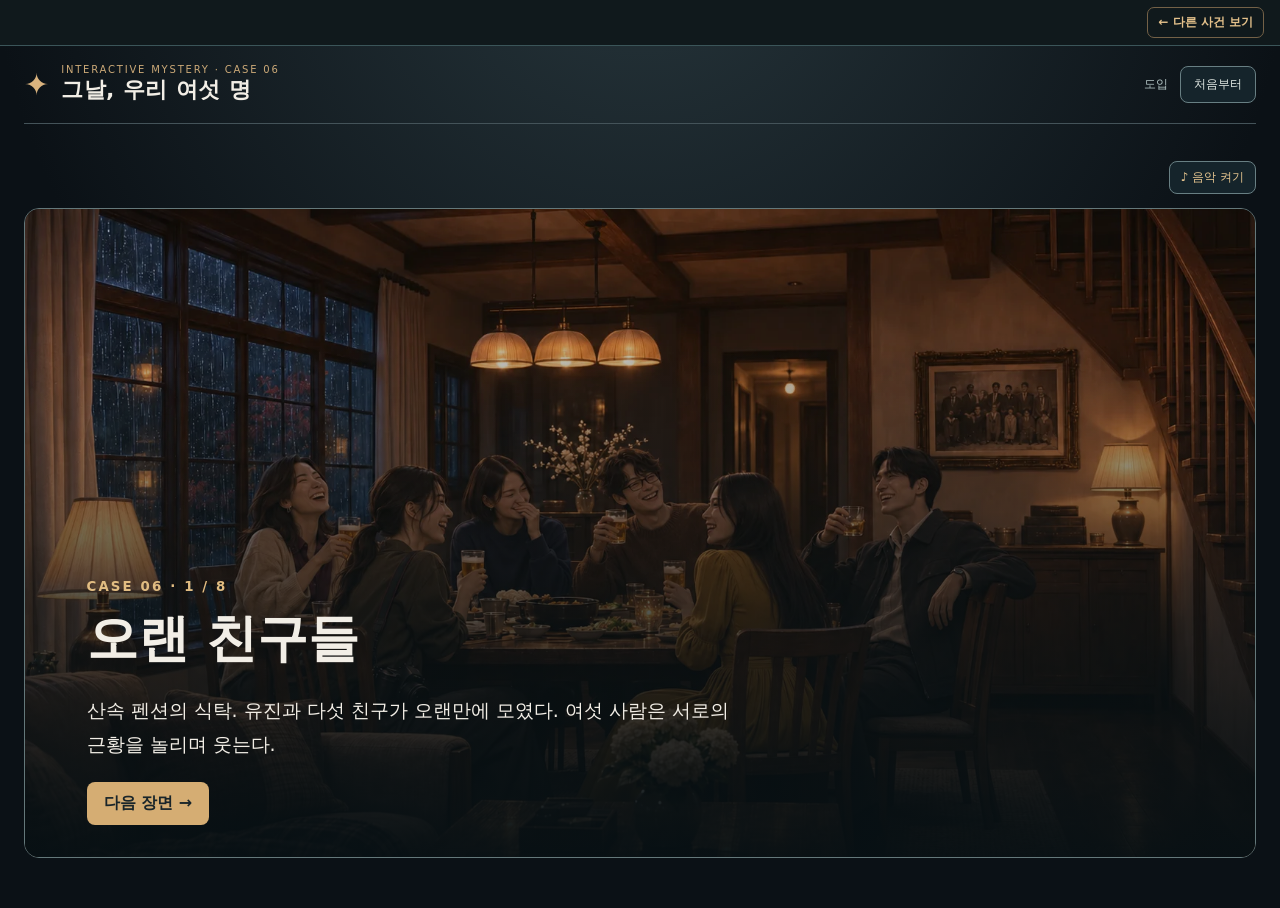
<file: index.html>
<!doctype html>
<html lang="ko">
<head>
  <meta charset="utf-8">
  <meta name="viewport" content="width=device-width,initial-scale=1">
  <meta name="theme-color" content="#111a20">
  <meta name="description" content="비 오는 산속 펜션에서 벌어진 동창회 살인사건. 직접 수색하고, 심문하고, 증거를 연결해 진상을 밝히세요.">
  <title>그날, 우리 여섯 명 | CASE 06</title>
  <link rel="stylesheet" href="style.css?v=11">
<style>.case-collection-nav{display:flex;justify-content:flex-end;padding:7px 16px;background:#10191c;border-bottom:1px solid #3b5559;font:600 12px "Malgun Gothic",system-ui,sans-serif}.case-collection-nav a{color:#e4c18b;text-decoration:none;border:1px solid #746147;border-radius:7px;padding:6px 10px}.case-collection-nav a:hover,.case-collection-nav a:focus-visible{background:#344044;color:#fff}</style></head>
<body><div class="case-collection-nav"><a href="cases.html">← 다른 사건 보기</a></div>
  <div class="app">
    <header class="topbar"><div class="brand"><span class="brand-mark">✦</span><div><small>INTERACTIVE MYSTERY · CASE 06</small><strong>그날, 우리 여섯 명</strong></div></div><div class="top-actions"><span id="progress"></span><button id="reset" class="plain">처음부터</button></div></header>
    <nav id="nav" aria-label="게임 메뉴"></nav>
    <aside class="music-panel" aria-label="배경음악"><button id="musicToggle" class="plain" type="button">♪ 음악 켜기</button><div id="musicHolder" aria-hidden="true"></div></aside>
    <main id="main" tabindex="-1"></main>
    <div id="toast" role="status" aria-live="polite"></div>
  </div>
  <script src="data-v3.js?v=11"></script><script src="game-v4.js?v=12"></script><script src="music.js"></script>
</body>
</html>
</file>
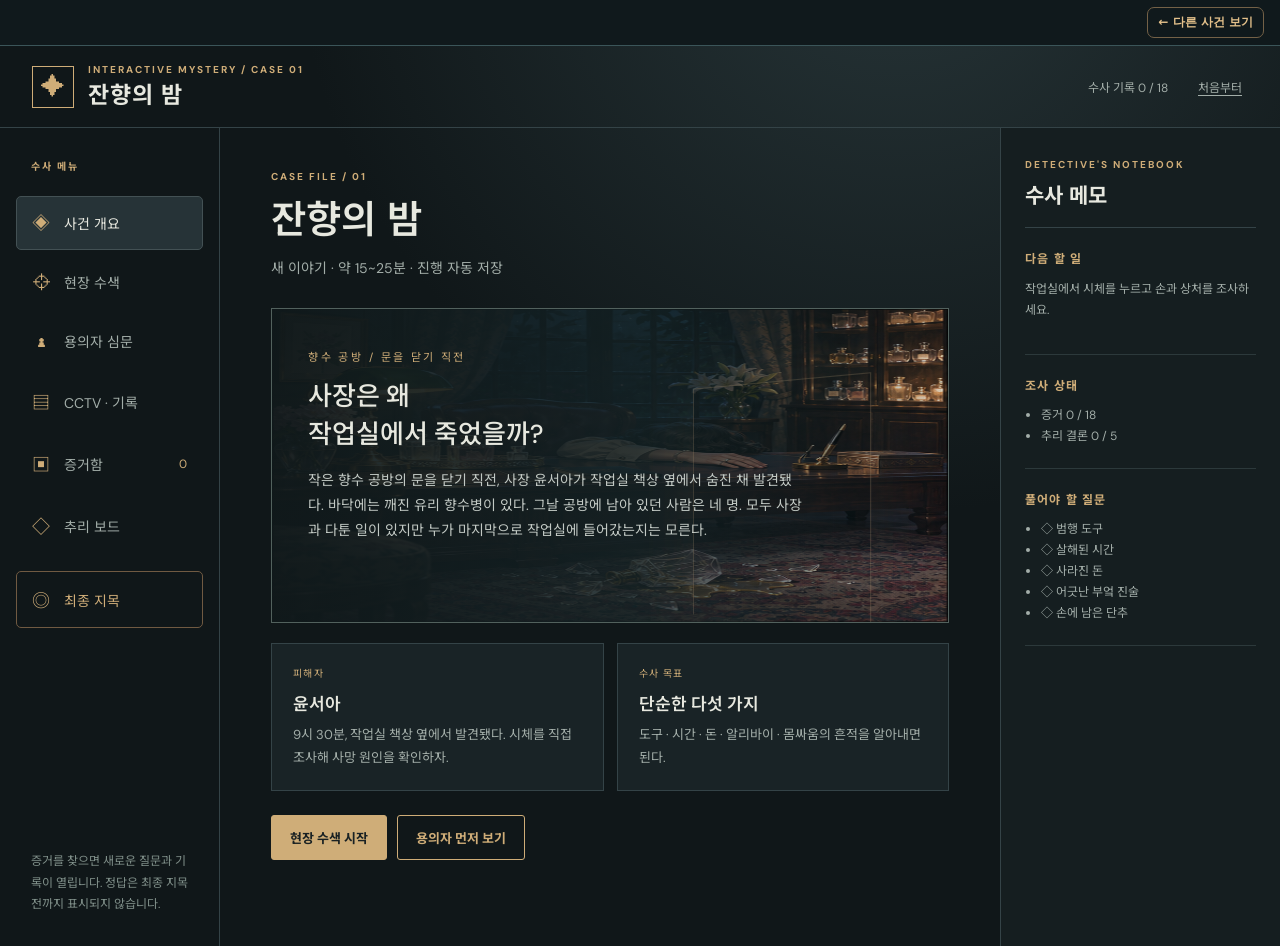
<file: hyang-night/index.html>
<!doctype html>
<html lang="ko">
<head>
  <meta charset="utf-8">
  <meta name="viewport" content="width=device-width, initial-scale=1">
  <meta name="theme-color" content="#12171a">
  <title>잔향의 밤 | 클릭형 추리 사건</title>
  <link rel="stylesheet" href="style.css">
<style>.case-collection-nav{display:flex;justify-content:flex-end;padding:7px 16px;background:#10191c;border-bottom:1px solid #3b5559;font:600 12px "Malgun Gothic",system-ui,sans-serif}.case-collection-nav a{color:#e4c18b;text-decoration:none;border:1px solid #746147;border-radius:7px;padding:6px 10px}.case-collection-nav a:hover,.case-collection-nav a:focus-visible{background:#344044;color:#fff}</style></head>
<body><div class="case-collection-nav"><a href="../cases.html">← 다른 사건 보기</a></div>
  <div class="app">
    <header class="topbar">
      <div class="brand"><span class="brand-mark">✦</span><div><small>INTERACTIVE MYSTERY / CASE 01</small><strong>잔향의 밤</strong></div></div>
      <div class="top-actions"><span id="progress">수사 기록 0 / 0</span><button id="reset" class="text-btn">처음부터</button></div>
    </header>
    <main class="layout">
      <aside class="sidebar">
        <div class="side-label">수사 메뉴</div>
        <button class="nav active" data-view="brief"><span>◈</span> 사건 개요</button>
        <button class="nav" data-view="scene"><span>⌖</span> 현장 수색</button>
        <button class="nav" data-view="people"><span>♟</span> 용의자 심문</button>
        <button class="nav" data-view="records"><span>▤</span> CCTV · 기록</button>
        <button class="nav" data-view="evidence"><span>▣</span> 증거함 <i id="evidence-count">0</i></button>
        <button class="nav" data-view="deduce"><span>◇</span> 추리 보드</button>
        <button class="nav final-nav" data-view="accuse"><span>◎</span> 최종 지목</button>
        <div class="side-foot">증거를 찾으면 새로운 질문과 기록이 열립니다. 정답은 최종 지목 전까지 표시되지 않습니다.</div>
      </aside>
      <section id="content" class="content" aria-live="polite"></section>
      <aside class="notebook"><div class="notebook-head"><small>DETECTIVE'S NOTEBOOK</small><h2>수사 메모</h2></div><div id="note-content"></div></aside>
    </main>
  </div>
  <div id="toast" role="status"></div>
  <script src="data.js"></script>
  <script src="game.js"></script>
</body>
</html>
</file>
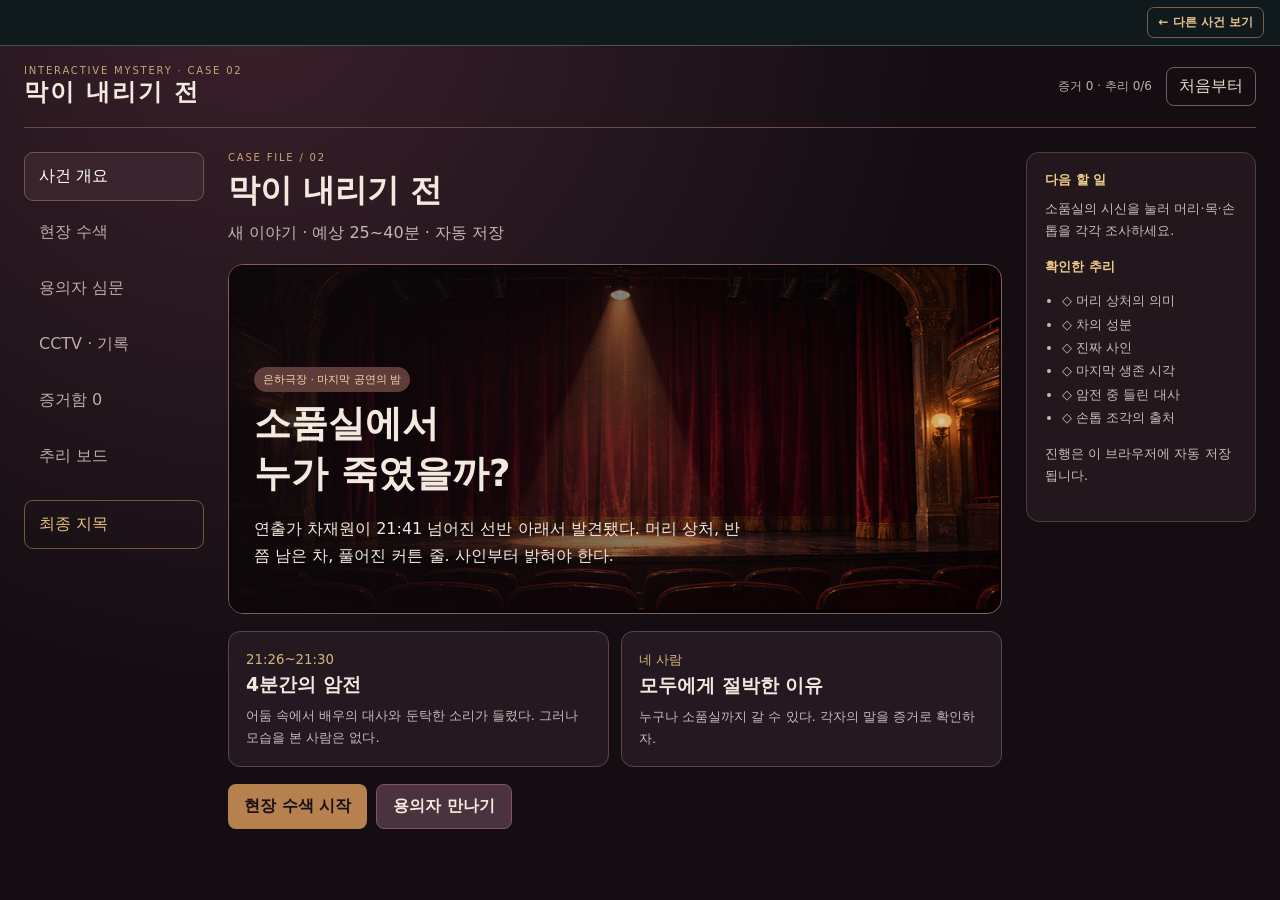
<file: last-curtain/index.html>
<!doctype html><html lang="ko"><head><meta charset="utf-8"><meta name="viewport" content="width=device-width,initial-scale=1"><meta name="theme-color" content="#180f15"><title>막이 내리기 전 | 추리 게임</title><link rel="stylesheet" href="style.css"><style>.case-collection-nav{display:flex;justify-content:flex-end;padding:7px 16px;background:#10191c;border-bottom:1px solid #3b5559;font:600 12px "Malgun Gothic",system-ui,sans-serif}.case-collection-nav a{color:#e4c18b;text-decoration:none;border:1px solid #746147;border-radius:7px;padding:6px 10px}.case-collection-nav a:hover,.case-collection-nav a:focus-visible{background:#344044;color:#fff}</style></head><body><div class="case-collection-nav"><a href="../cases.html">← 다른 사건 보기</a></div><div class="shell"><header><div class="logo"><small>INTERACTIVE MYSTERY · CASE 02</small><strong>막이 내리기 전</strong></div><div><span id="progress"></span><button id="reset" class="ghost">처음부터</button></div></header><div class="layout"><nav aria-label="수사 메뉴"><button data-view="intro">사건 개요</button><button data-view="scene">현장 수색</button><button data-view="people">용의자 심문</button><button data-view="records">CCTV · 기록</button><button data-view="locker">증거함 <span id="count">0</span></button><button data-view="board">추리 보드</button><button data-view="final">최종 지목</button></nav><main id="main"></main><aside id="memo"></aside></div></div><div id="modal" role="dialog" aria-modal="true" aria-label="증거 확대" hidden></div><div id="toast" role="status"></div><script src="game.js"></script></body></html>
</file>
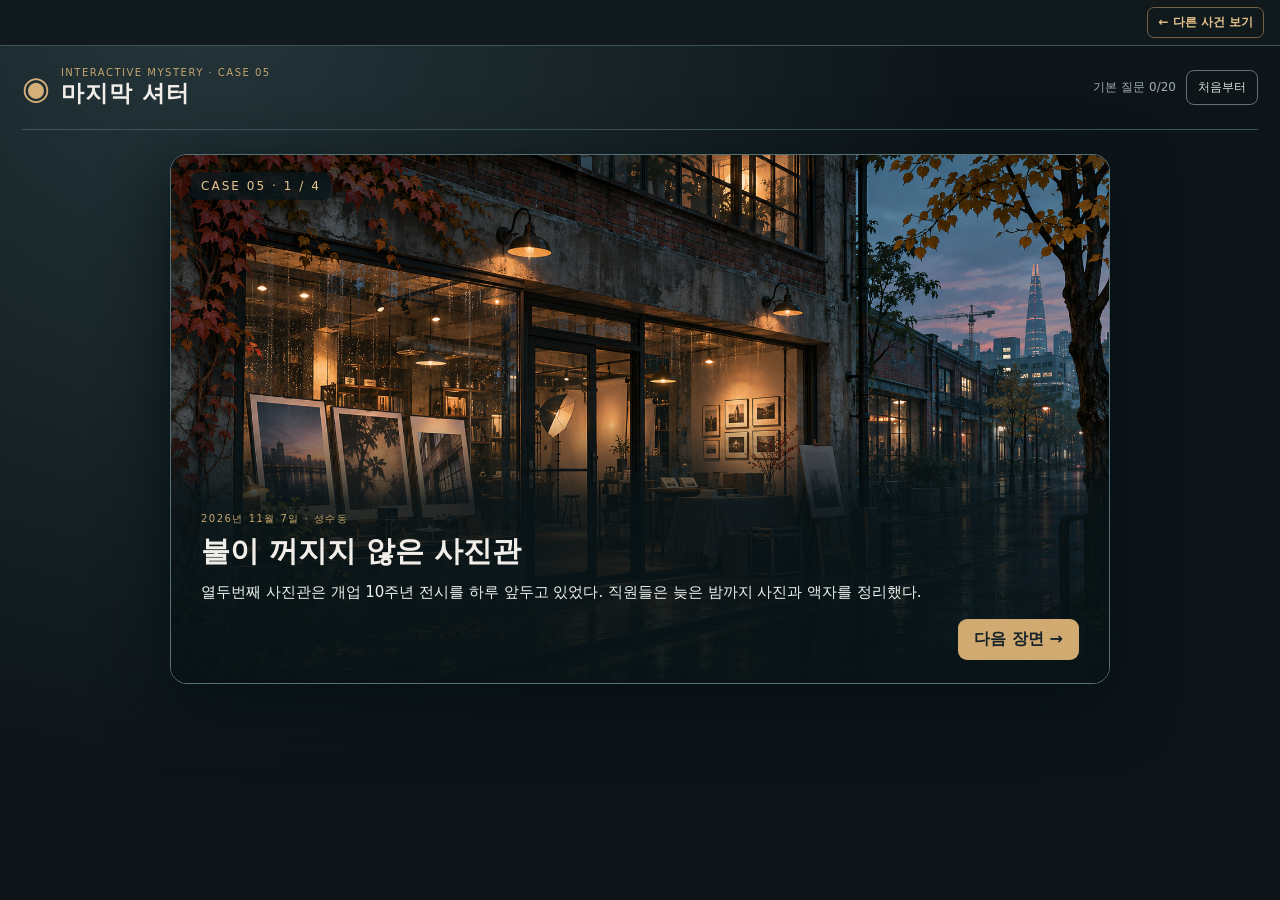
<file: last-shutter/index.html>
<!doctype html>
<html lang="ko">
<head>
  <meta charset="utf-8">
  <meta name="viewport" content="width=device-width,initial-scale=1">
  <meta name="theme-color" content="#10191d">
  <title>마지막 셔터 | CASE 05</title>
  <meta name="description" content="사진관 10주년 전시 전날 밤. 현장을 조사하고 증거를 대조해 사건을 해결하세요.">
  <link rel="stylesheet" href="style.css">
  <link rel="stylesheet" href="flow.css">
<style>.case-collection-nav{display:flex;justify-content:flex-end;padding:7px 16px;background:#10191c;border-bottom:1px solid #3b5559;font:600 12px "Malgun Gothic",system-ui,sans-serif}.case-collection-nav a{color:#e4c18b;text-decoration:none;border:1px solid #746147;border-radius:7px;padding:6px 10px}.case-collection-nav a:hover,.case-collection-nav a:focus-visible{background:#344044;color:#fff}</style></head>
<body><div class="case-collection-nav"><a href="../cases.html">← 다른 사건 보기</a></div>
  <div class="shell">
    <header class="topbar">
      <div class="brand"><span class="aperture">◉</span><span><small>INTERACTIVE MYSTERY · CASE 05</small><strong>마지막 셔터</strong></span></div>
      <div class="topright"><span id="progress"></span><button id="reset" class="plain">처음부터</button></div>
    </header>
    <div class="layout">
      <nav aria-label="수사 메뉴">
        <button data-view="intro">인트로 다시 보기</button>
        <button data-view="brief">사건 개요</button>
        <button data-view="scene">현장 수색</button>
        <button data-view="interview">용의자 심문</button>
        <button data-view="records">CCTV · 기록</button>
        <button data-view="evidence">증거함 <span id="count">0</span></button>
        <button data-view="board">추리 보드</button>
        <button data-view="accuse" class="finalnav">최종 지목</button>
      </nav>
      <main id="main"></main>
      <aside id="note"></aside>
    </div>
  </div>
  <div id="modal" role="dialog" aria-modal="true" aria-label="증거 자세히 보기" hidden></div>
  <div id="toast" role="status"></div>
  <script src="data.js"></script>
  <script src="game.js"></script>
</body>
</html>
</file>
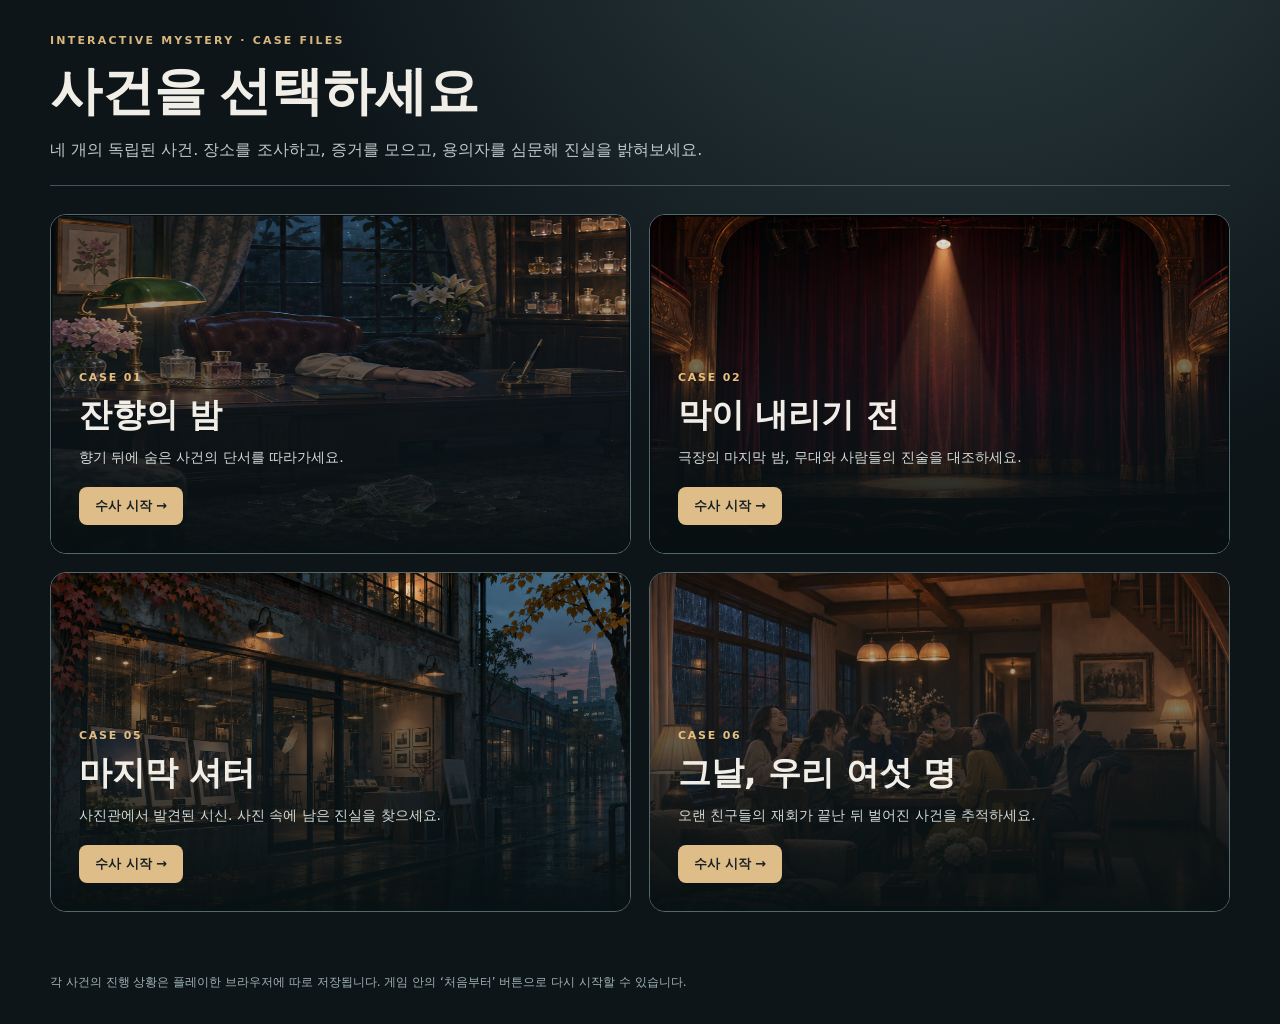
<file: cases.html>
<!doctype html>
<html lang="ko">
<head>
  <meta charset="utf-8">
  <meta name="viewport" content="width=device-width,initial-scale=1">
  <meta name="theme-color" content="#10191c">
  <meta name="description" content="직접 현장을 수색하고 심문하며 사건을 해결하는 인터랙티브 추리 게임 모음.">
  <title>사건 선택 | 인터랙티브 추리 게임</title>
  <style>
    :root{color-scheme:dark;font-family:"Malgun Gothic","Apple SD Gothic Neo",system-ui,sans-serif;color:#f1eee8;background:#0d1519}
    *{box-sizing:border-box}body{margin:0;min-height:100vh;background:radial-gradient(circle at 75% -20%,#314247 0,transparent 45%),#0d1519}
    header,main,footer{width:min(1180px,calc(100% - 36px));margin:auto}
    header{padding:34px 0 22px;border-bottom:1px solid #42565a}header small{display:block;color:#d8b77f;letter-spacing:.2em;font-size:11px;font-weight:700}h1{font-family:Georgia,"Malgun Gothic",serif;font-size:clamp(30px,5vw,52px);margin:10px 0}header p{color:#bdc9c8;line-height:1.6;margin:0}
    main{padding:28px 0 60px}.grid{display:grid;grid-template-columns:repeat(2,minmax(0,1fr));gap:18px}
    .case{min-height:340px;position:relative;overflow:hidden;border:1px solid #52686b;border-radius:16px;display:flex;align-items:end;text-decoration:none;color:inherit;isolation:isolate;transition:transform .2s,border-color .2s;background:#1b2b30}
    .case:hover,.case:focus-visible{transform:translateY(-4px);border-color:#e2be85;outline:none}.art{position:absolute;inset:0;z-index:-2;background-image:var(--art);background-position:var(--position,center);background-size:var(--size,cover);background-repeat:no-repeat;transition:transform .3s}.case:hover .art{transform:scale(1.04)}.case:after{content:"";position:absolute;inset:0;z-index:-1;background:linear-gradient(0deg,#071012f5 0%,#0a151bb3 45%,#0710120c 100%)}
    .copy{padding:28px}.tag{color:#e4bf81;font-size:11px;letter-spacing:.16em;font-weight:700}.copy h2{font-size:clamp(24px,3vw,33px);margin:8px 0}.copy p{margin:0 0 18px;color:#d1dad7;line-height:1.65;font-size:14px}.play{display:inline-block;background:#dfbd88;color:#172124;padding:10px 16px;border-radius:8px;font-weight:800;font-size:13px}
    footer{padding:0 0 32px;color:#9fb2b2;font-size:12px;line-height:1.7}
    @media(max-width:700px){.grid{grid-template-columns:1fr}.case{min-height:300px}.copy{padding:22px}header{padding-top:26px}}
  </style>
</head>
<body>
  <header><small>INTERACTIVE MYSTERY · CASE FILES</small><h1>사건을 선택하세요</h1><p>네 개의 독립된 사건. 장소를 조사하고, 증거를 모으고, 용의자를 심문해 진실을 밝혀보세요.</p></header>
  <main><div class="grid">
    <a class="case" href="hyang-night/index.html"><span class="art" style="--art:url('hyang-night/assets/scenes.png');--size:200% 200%;--position:0 0"></span><span class="copy"><span class="tag">CASE 01</span><h2>잔향의 밤</h2><p>향기 뒤에 숨은 사건의 단서를 따라가세요.</p><span class="play">수사 시작 →</span></span></a>
    <a class="case" href="last-curtain/index.html"><span class="art" style="--art:url('last-curtain/assets/scenes.png');--size:200% 200%;--position:100% 0"></span><span class="copy"><span class="tag">CASE 02</span><h2>막이 내리기 전</h2><p>극장의 마지막 밤, 무대와 사람들의 진술을 대조하세요.</p><span class="play">수사 시작 →</span></span></a>
    <a class="case" href="last-shutter/index.html"><span class="art" style="--art:url('last-shutter/assets/intro-studio.png')"></span><span class="copy"><span class="tag">CASE 05</span><h2>마지막 셔터</h2><p>사진관에서 발견된 시신. 사진 속에 남은 진실을 찾으세요.</p><span class="play">수사 시작 →</span></span></a>
    <a class="case" href="./"><span class="art" style="--art:url('assets/intro-01.webp')"></span><span class="copy"><span class="tag">CASE 06</span><h2>그날, 우리 여섯 명</h2><p>오랜 친구들의 재회가 끝난 뒤 벌어진 사건을 추적하세요.</p><span class="play">수사 시작 →</span></span></a>
  </div></main>
  <footer>각 사건의 진행 상황은 플레이한 브라우저에 따로 저장됩니다. 게임 안의 ‘처음부터’ 버튼으로 다시 시작할 수 있습니다.</footer>
</body>
</html>
</file>
<file: style.css>
:root{font-family:"Malgun Gothic","Apple SD Gothic Neo",system-ui,sans-serif;color:#f2eee6;background:#0b1116}*{box-sizing:border-box}body{margin:0;background:radial-gradient(circle at 50% -10%,#27363c,#0b1116 55%);min-height:100vh}button,input,select{font:inherit}button{cursor:pointer}button:disabled{cursor:not-allowed;opacity:.52}.app{max-width:1480px;margin:auto;padding:0 24px 50px}.topbar{display:flex;justify-content:space-between;align-items:center;gap:12px;min-height:78px;border-bottom:1px solid #445359}.brand{display:flex;align-items:center;gap:12px}.brand-mark{color:#d9b37e;font-size:30px}.brand small,.eyebrow{display:block;font-size:10px;letter-spacing:.18em;color:#cdaa78}.brand strong{display:block;font-size:22px;letter-spacing:.02em}.top-actions{display:flex;gap:12px;align-items:center;color:#afc1c1;font-size:12px}.plain,.back{border:1px solid #687f83;border-radius:8px;background:#15242b;color:#e2e9e4;padding:9px 13px}.plain:hover,.back:hover{border-color:#d0aa77}.btn{border:0;border-radius:8px;padding:11px 17px;background:#d5ad73;color:#19252a;font-weight:800}.btn.secondary{border:1px solid #789198;background:#254047;color:#f5eee2}.btn.ghost{border:1px solid #789198;background:transparent;color:#f5eee2}.btn:hover:not(:disabled){filter:brightness(1.1)}#nav{display:flex;gap:6px;overflow-x:auto;padding:13px 0;scrollbar-width:thin;white-space:nowrap}#nav button{border:1px solid transparent;border-radius:8px;background:transparent;color:#b6c6c6;padding:9px 12px;flex:none}#nav button.active{background:#283f46;border-color:#6b868a;color:#fff}#nav button:hover{border-color:#7c8f90}#main{min-height:70vh}.section-head{margin:18px 0 15px}.section-head h1{font-size:30px;margin:5px 0}.section-head p{max-width:760px;color:#b8c6c7;font-size:14px;line-height:1.65;margin:0}.panel{border:1px solid #516970;border-radius:13px;background:#192a31;padding:17px}.muted{color:#a9bdbe}.caption{font-size:12px;color:#aac0bf;line-height:1.6}.tag{display:inline-block;padding:5px 9px;border-radius:50px;border:1px solid #9e825d;background:#3b332b;color:#e8c796;font-size:11px}.eyebrow{font-weight:700}.intro{height:min(76vh,690px);min-height:520px;position:relative;border:1px solid #52686d;border-radius:16px;overflow:hidden;background:#15232a}.intro-bg,.scene-bg,.room-thumb,.vn-bg{background-repeat:no-repeat;background-color:#22333a}.intro-bg{position:absolute;inset:0}.intro-bg:after{content:"";position:absolute;inset:0;background:linear-gradient(90deg,#071014cc,#07101420 70%),linear-gradient(0deg,#081218e8,transparent 65%)}.intro-copy{position:absolute;left:5%;right:5%;bottom:5%;max-width:690px}.intro-copy h1{font-size:clamp(30px,4vw,54px);line-height:1.18;margin:8px 0 16px}.intro-copy p{font-size:clamp(15px,1.5vw,19px);line-height:1.85;margin:0 0 22px}.intro-controls{display:flex;gap:9px;align-items:center}.intro-count{position:absolute;top:24px;left:5%;font-size:11px;letter-spacing:.2em;color:#e6c997}.room-grid{display:grid;grid-template-columns:repeat(4,minmax(0,1fr));gap:11px}.room-card{padding:0;border:1px solid #50646c;border-radius:12px;overflow:hidden;background:#20333a;color:#f3eee7;text-align:left}.room-card:hover{border-color:#dfb77b;transform:translateY(-2px)}.room-thumb{display:block;height:130px}.room-card span:last-child{display:block;padding:10px 12px}.room-card strong{display:block;font-size:14px}.room-card small{color:#acc0c0}.scene-layout{display:grid;grid-template-columns:minmax(0,1fr) 300px;gap:14px}.scene-stage{position:relative;min-height:510px;aspect-ratio:16/9;max-height:700px;border:1px solid #5d7277;border-radius:13px;overflow:hidden;background:#1b3036}.scene-bg{position:absolute;inset:0}.scene-bg:after{content:"";position:absolute;inset:0;background:linear-gradient(0deg,#0b151caa,transparent 50%);pointer-events:none}.scene-title{position:absolute;left:18px;top:17px;background:#0b151bca;border:1px solid #688084;border-radius:8px;padding:10px 12px;font-weight:800;z-index:1}.hotspot{position:absolute;z-index:2;transform:translate(-50%,-50%);width:37px;height:37px;border-radius:100%;border:2px solid #14242b;background:#d6ad72;color:#17252b;font-weight:800;box-shadow:0 0 0 5px #d5ad7240,0 3px 18px #0009}.hotspot:hover,.hotspot.active{background:#ffe1ab;box-shadow:0 0 0 9px #d5ad7240,0 0 25px #e2b77d}.hotspot.found{background:#779698;color:#102126;box-shadow:0 0 0 5px #77969840}.hotspot.hidden-clue{display:none}.scene-side{display:flex;flex-direction:column;gap:12px}.scene-side h3{margin:0 0 8px}.scene-side p{font-size:13px;color:#c4d1cf;line-height:1.65;margin:0}.scene-detail{min-height:240px}.scene-detail .item-art{width:100%;height:155px;margin:0 0 10px}.scene-detail strong{display:block;color:#efd2a0}.scene-detail .btn{margin-top:12px}.scene-detail .small-actions{display:flex;gap:7px;flex-wrap:wrap;margin-top:10px}.room-back{margin:0 0 12px}.item-art{display:block;background-image:url('assets/evidence.webp');background-size:400% 300%;background-repeat:no-repeat;border:1px solid #7b7770;border-radius:8px;background-color:#29343a}.item-art.small{width:66px;height:66px;flex:none}.item-art.large{width:min(90vw,380px);height:min(90vw,380px);margin:auto}.item-art.tiny{width:43px;height:43px;flex:none}.lab-grid,.people-grid,.card-grid{display:grid;grid-template-columns:repeat(2,minmax(0,1fr));gap:11px}.lab-card,.person-card,.ev-card,.group-card,.board-card{border:1px solid #516970;border-radius:11px;background:#1b3037;color:#eee;text-align:left;padding:13px}.lab-card:hover,.person-card:hover,.ev-card:hover,.group-card:hover{border-color:#d4ab75}.lab-card small,.ev-card small{display:block;color:#d6b985;font-size:11px}.lab-card h3,.ev-card h3{margin:5px 0 6px;font-size:16px}.lab-card p,.ev-card p{font-size:12px;line-height:1.55;color:#bed0ce;margin:0}.lab-card.locked{opacity:.62}.person-card{display:flex;align-items:center;gap:13px}.portrait{display:block;flex:none;background-image:url('assets/people.webp');background-size:300% 200%;background-repeat:no-repeat;border:1px solid #758084;background-color:#2c383b}.portrait.small{width:85px;height:104px;border-radius:7px}.portrait.tiny{width:45px;height:49px;border-radius:6px}.portrait.large{width:clamp(240px,29vw,390px);height:clamp(360px,43vw,565px);border:none;border-radius:0;filter:drop-shadow(0 13px 19px #0009)}.portrait.uneasy{filter:contrast(1.12) saturate(.8) drop-shadow(0 13px 19px #0009)}.portrait.angry{filter:contrast(1.2) sepia(.12) drop-shadow(0 13px 19px #0009)}.portrait.shocked{filter:brightness(1.13) saturate(.7) drop-shadow(0 13px 19px #0009)}.person-card strong{display:block;font-size:17px;margin-bottom:4px}.person-card small{font-size:12px;color:#acc2c3}.interview-layout{display:grid;grid-template-columns:minmax(0,1.6fr) minmax(290px,.8fr);gap:14px}.vn-stage{height:620px;position:relative;overflow:hidden;border:1px solid #566d72;border-radius:13px;background:#21343a}.vn-bg{position:absolute;inset:0;filter:brightness(.7)}.vn-stage:after{content:"";position:absolute;inset:0;background:linear-gradient(90deg,#0b151a77,transparent 50%),linear-gradient(0deg,#0b151bd0,transparent 60%);pointer-events:none}.vn-stage>.portrait.large{position:absolute;bottom:77px;right:5%;z-index:1}.dialogue-box{position:absolute;z-index:3;left:14px;right:14px;bottom:14px;min-height:155px;border:1px solid #bda47799;border-radius:12px;background:#111a22e8;backdrop-filter:blur(8px);display:flex;gap:13px;padding:17px}.dialogue-box .speaker{display:flex;align-items:center;gap:8px;color:#e7bc7f;font-weight:800;margin-bottom:7px}.dialogue-box p{font-size:16px;line-height:1.7;margin:0;color:#f2eee7}.dialogue-box .bubble-content{flex:1}.interview-side{border:1px solid #536c73;border-radius:12px;background:#17292f;padding:15px;max-height:620px;overflow:auto}.interview-side h2{margin:0 0 10px;font-size:19px}.subtabs,.evidence-tabs{display:flex;gap:6px;flex-wrap:wrap;margin:0 0 9px}.subtabs button,.evidence-tabs button{border:1px solid #648087;border-radius:8px;background:#223a41;color:#e8eeeb;padding:7px 10px;font-size:12px}.subtabs button.active,.evidence-tabs button.active{background:#d1ab76;color:#1a272b}.question{display:block;width:100%;border:1px solid #57737a;border-radius:8px;background:#233d45;color:#f0eee8;padding:11px;text-align:left;margin:6px 0;font-size:13px;line-height:1.5}.question:hover,.question.active{border-color:#e0bd88;background:#38545c}.question.asked{color:#c0d0d0}.question small{display:block;color:#d6b888;font-size:10px}.history{border-left:2px solid #b99465;padding:8px 11px;margin:8px 0;font-size:12px;line-height:1.6;color:#d7e2de}.present-list{display:grid;gap:6px;max-height:275px;overflow:auto}.present-evidence{border:1px solid #526f75;background:#233940;color:#f2eee7;border-radius:8px;padding:7px;display:flex;gap:8px;align-items:center;text-align:left}.present-evidence.selected{border-color:#deb97f;background:#405249}.present-evidence span:last-child{font-size:12px}.selection-note{font-size:12px;color:#b9c9c8;line-height:1.5;margin:8px 0}.evidence-list{display:grid;grid-template-columns:repeat(3,minmax(0,1fr));gap:8px}.ev-card{display:flex;gap:9px;align-items:center}.ev-card.spent{opacity:.65}.ev-card.spent h3{text-decoration:line-through}.ev-card p{display:-webkit-box;-webkit-line-clamp:2;-webkit-box-orient:vertical;overflow:hidden}.evidence-detail{display:flex;gap:18px;align-items:flex-start;margin:0 0 13px}.evidence-detail>div{min-width:0}.evidence-detail h2{margin:4px 0 9px}.evidence-detail p{color:#e0e7e2;line-height:1.7}.evidence-detail .item-art.large{width:230px;height:230px;flex:none}.evidence-detail .btn{margin:4px 7px 0 0}.board-card{margin:9px 0}.board-card h2{font-size:18px;margin:0 0 7px}.board-card p{font-size:13px;line-height:1.6;color:#bdcfcc}.board-slots{display:flex;gap:7px;flex-wrap:wrap}.board-slot{border:1px dashed #7b9395;border-radius:8px;background:#14252b;color:#eee;padding:8px;min-width:150px;min-height:60px;display:flex;gap:7px;align-items:center}.board-slot.filled{border-style:solid;border-color:#dfb878;background:#30474b}.board-picker{padding:10px;border:1px solid #789296;border-radius:9px;margin:9px 0;background:#101e23}.board-picker input{width:100%;background:#1e333a;border:1px solid #5a777f;border-radius:6px;padding:8px;color:#eee}.board-picker-list{display:grid;grid-template-columns:repeat(3,minmax(0,1fr));gap:6px;max-height:210px;overflow:auto;margin:8px 0}.board-picker-list button{display:flex;align-items:center;gap:7px;border:1px solid #4c6970;border-radius:7px;background:#284048;color:#eee;text-align:left;padding:5px;font-size:11px}.board-picker-list button[hidden]{display:none}.board-result{padding:11px;border:1px solid #89a18d;background:#2b4543;border-radius:8px;color:#f4e7d1}.board-feedback{color:#edc899!important}.group-grid{display:grid;grid-template-columns:repeat(2,minmax(0,1fr));gap:10px}.group-card h2{margin:0 0 7px}.group-card p{font-size:12px;color:#bdcfcd;line-height:1.6}.group-stage{min-height:540px;position:relative;border:1px solid #65787a;border-radius:13px;overflow:hidden;background:#25383b}.group-stage .vn-bg{filter:brightness(.53)}.group-stage .portrait.large{position:absolute;right:5%;bottom:70px;z-index:1}.group-controls{position:absolute;z-index:3;left:20px;bottom:17px;display:flex;gap:9px}.group-stage .dialogue-box{bottom:74px}.report-grid{display:grid;grid-template-columns:repeat(2,minmax(0,1fr));gap:11px}.field label{display:block;font-size:12px;color:#e0c28e;margin-bottom:5px}.field select{width:100%;border:1px solid #68848a;background:#223940;color:#fff;border-radius:8px;padding:10px}.proof-list{display:grid;grid-template-columns:repeat(3,minmax(0,1fr));gap:7px;margin:10px 0}.proof-list label{display:flex;gap:8px;align-items:center;border:1px solid #536f75;border-radius:8px;padding:8px;background:#243941;font-size:12px}.ending{padding:22px;border:1px solid #d5b37e;border-radius:12px;background:#1c3033;margin:15px 0;line-height:1.8}.ending p{margin:8px 0}.ending h2{color:#f0d3a0}#toast{position:fixed;z-index:10;left:50%;bottom:16px;transform:translateX(-50%);background:#e8cca0;color:#17252a;padding:10px 16px;border-radius:9px;opacity:0;pointer-events:none;transition:opacity .2s;box-shadow:0 8px 28px #0008}#toast.show{opacity:1}
@media(max-width:1050px){.room-grid{grid-template-columns:repeat(3,minmax(0,1fr))}.scene-layout{grid-template-columns:1fr}.scene-stage{min-height:440px}.scene-side{display:grid;grid-template-columns:1fr 1fr}.interview-layout{grid-template-columns:1fr}.interview-side{max-height:none}.evidence-list{grid-template-columns:repeat(2,minmax(0,1fr))}}
.body-cutout{position:absolute;z-index:1;left:49%;bottom:1%;width:43%;height:auto;max-height:39%;object-fit:contain;filter:brightness(.65) drop-shadow(0 12px 16px #000c);pointer-events:none}.intro-body{left:55%;bottom:8%;width:35%;opacity:.75;filter:brightness(.45) drop-shadow(0 12px 16px #000c)}
@media(max-width:680px){.app{padding:0 10px 35px}.topbar{min-height:69px}.brand small{font-size:8px}.brand strong{font-size:16px}.brand-mark{font-size:23px}.top-actions #progress{display:none}.top-actions .plain{padding:7px;font-size:11px}#nav{padding:8px 0}.section-head h1{font-size:24px}.intro{min-height:560px;height:80vh}.intro-copy h1{font-size:31px}.intro-copy p{font-size:14px;line-height:1.7}.room-grid{grid-template-columns:repeat(2,minmax(0,1fr));gap:7px}.room-thumb{height:87px}.room-card span:last-child{padding:8px}.room-card strong{font-size:12px}.room-card small{font-size:10px}.scene-stage{min-height:365px;aspect-ratio:4/3}.scene-side,.lab-grid,.people-grid,.group-grid,.report-grid{grid-template-columns:1fr}.scene-detail .item-art{height:130px}.hotspot{width:33px;height:33px}.vn-stage{height:510px}.vn-stage>.portrait.large{right:4%;bottom:118px;width:240px;height:360px}.dialogue-box{padding:11px;min-height:160px;left:7px;right:7px;bottom:7px;gap:8px}.dialogue-box .portrait.tiny{width:40px;height:45px}.dialogue-box p{font-size:13px;line-height:1.55}.interview-side{padding:10px}.evidence-list,.proof-list{grid-template-columns:1fr}.evidence-detail{display:block}.evidence-detail .item-art.large{width:100%;height:230px;margin-bottom:10px}.board-picker-list{grid-template-columns:1fr}.board-slot{width:100%}.group-stage{min-height:500px}.group-stage .portrait.large{right:2%;width:220px;height:335px}.group-stage .dialogue-box{bottom:64px}.group-controls{left:8px;bottom:10px}}
/* Keep the room and evidence panel inside the viewport at intermediate widths. */
.scene-layout,.scene-stage,.scene-side{min-width:0}
.scene-stage{width:100%;min-height:0}
.scene-side{overflow-wrap:anywhere}
@media(max-width:900px){.scene-layout{grid-template-columns:1fr}.scene-stage{min-height:0}.scene-side{display:grid;grid-template-columns:repeat(2,minmax(0,1fr))}}
@media(max-width:680px){.scene-stage{min-height:365px}.scene-side{grid-template-columns:1fr}}
/* A searched point stays gold; untouched points remain cool blue. */
.hotspot{background:#72969a;color:#0c2026;box-shadow:0 0 0 5px #72969a40,0 3px 18px #0009}
.hotspot.found,.hotspot.active,.hotspot:hover{background:#e4b96f;color:#17252b;box-shadow:0 0 0 6px #e4b96f50,0 0 22px #e4b96f66}
#nav{scrollbar-width:none}
#nav::-webkit-scrollbar{display:none}
@media(max-width:680px){
  .intro--illustrated{height:auto;min-height:0;display:flex;flex-direction:column}
  .intro--illustrated .intro-bg{position:relative;inset:auto;flex:none;width:100%;height:auto;aspect-ratio:16/9;background-size:100% 100%!important;background-position:center!important}
  .intro--illustrated .intro-bg:after{background:linear-gradient(0deg,#0b111644,transparent 45%)}
  .intro--illustrated .intro-copy{position:relative;left:auto;right:auto;bottom:auto;max-width:none;padding:22px 18px 20px;background:#15232a}
  .intro--illustrated .intro-copy h1{font-size:27px;line-height:1.25;margin:8px 0 13px}
  .intro--illustrated .intro-copy p{font-size:14px;line-height:1.65}
  .intro--illustrated .intro-count{top:12px;left:16px;text-shadow:0 2px 5px #000}
}
/* Dialogue portraits are isolated from the original portrait background. */
.portrait.cutout{background-image:url('assets/people-cutout.webp');background-color:transparent;border:0}
.portrait.tiny.cutout{background-size:300% 200%;background-position:inherit}
.portrait.expression{background-color:transparent;border:0;filter:drop-shadow(0 13px 19px #0009)}
.dialogue-box .portrait.expression{filter:none}
.basic-gate{display:flex;align-items:center;gap:14px;flex-wrap:wrap;margin:0 0 14px;background:#263c41;border-color:#c5a16f}
.basic-gate strong{color:#efd3a5}
.basic-gate span{color:#d2ddda;font-size:13px;flex:1;min-width:180px}
.interview-progress{font-size:12px;color:#e3c99c;margin:0 0 9px}
.interview-next{display:block;width:100%;margin:0 0 12px;text-align:center}
#nav button:disabled{opacity:.7;color:#e2ca9d;border-color:#91775e;cursor:default}
/* Expressions should remain readable above the dialogue panel. */
.vn-stage>.portrait.large{width:clamp(280px,34vw,440px)}
.group-stage .portrait.large{width:clamp(280px,34vw,440px)}
.dialogue-box .portrait.tiny{width:58px;height:66px}
@media(max-width:680px){
  .vn-stage>.portrait.large{width:270px;height:375px;right:2%;bottom:118px}
  .group-stage .portrait.large{width:250px;height:355px;right:2%}
  .dialogue-box .portrait.tiny{width:50px;height:56px}
}
/* Evidence tiles are square so the six-panel illustrations keep their proportions. */
.scene-detail .item-art{width:100%;max-width:240px;height:auto;aspect-ratio:1/1;margin:0 auto 12px}
@media(max-width:680px){.scene-detail .item-art{width:100%;max-width:240px;height:auto;aspect-ratio:1/1}}
.phase-pill{align-self:center;flex:none;border:1px solid #d6b378;border-radius:99px;padding:8px 12px;color:#f3d39c;font-size:12px;font-weight:800}
.phase-banner{display:flex;align-items:center;gap:12px;flex-wrap:wrap;margin:0 0 14px;border-color:#b28d5c;background:#26383b}
.phase-banner strong{color:#f3d39c}.phase-banner p{flex-basis:100%;margin:0;color:#e3e8e2;font-size:13px;line-height:1.65}.phase-banner span{font-size:12px;color:#c8d3cf}.phase-banner .btn{margin-left:auto}
.evidence-guide{display:block;color:#e4c48e;font-size:11px;line-height:1.4;margin-top:6px}
.present-evidence .evidence-guide{color:#e9ca97}
@media(max-width:680px){.phase-banner .btn{width:100%;margin-left:0}.phase-pill{padding:7px 9px;font-size:11px}}
.ev-card{display:flex;flex-direction:column;align-items:stretch;gap:0;min-width:0}
.ev-card .item-art.card{width:min(100%,220px);height:auto;aspect-ratio:1/1;margin:0 auto 10px}
.ev-card span:last-child{display:block;min-width:0}
.ev-card p{display:block;overflow:visible;line-height:1.6;min-height:2.8em}
.evidence-overlay{position:fixed;z-index:30;inset:0;display:flex;align-items:center;justify-content:center;padding:14px;background:#050b0dd9}
.evidence-modal{width:min(92vw,780px);max-height:90vh;overflow:auto;box-shadow:0 25px 70px #000b}
.evidence-close{display:block;margin:0 0 12px auto}
.evidence-modal-body{display:grid;grid-template-columns:minmax(200px,300px) minmax(0,1fr);gap:22px;align-items:start}
.evidence-media .item-art.large{width:min(100%,300px);height:auto;aspect-ratio:1/1;margin:0 auto}
.body-search-images{display:grid;grid-template-columns:repeat(2,minmax(0,1fr));gap:10px}
.body-search-images figure{min-width:0;margin:0}
.body-search-images .item-art.large{display:block;width:100%;max-width:none}
.body-search-images figcaption{margin-top:7px;color:#f0d4a3;font-size:12px;text-align:center;line-height:1.4}
.art-caption{margin:10px 0 0;color:#f0d4a3;font-size:13px;line-height:1.6;text-align:center}
.scene-detail .art-caption{margin:4px 0 11px;color:#f0d4a3;text-align:center}
.evidence-copy h2{margin:5px 0 12px}.evidence-copy p{line-height:1.7;color:#e0e7e2}.evidence-copy .btn{margin:4px 7px 0 0}
@media(max-width:680px){.top-actions{gap:5px}.top-actions .plain{padding:7px 8px;font-size:10px}.evidence-list{grid-template-columns:repeat(2,minmax(0,1fr))}.ev-card{padding:8px}.ev-card h3{font-size:13px}.ev-card .item-art.card{max-width:none}.ev-card p{font-size:11px}.evidence-modal-body{display:block}.evidence-media .item-art.large{width:min(100%,220px)}.evidence-modal{max-height:94vh}.evidence-copy h2{font-size:20px}}

/* New case: cinematic intro, in-scene choices, and distinct ending frames. */
.new-intro,.ending-scene{position:relative;overflow:hidden;border:1px solid #64787a;border-radius:15px;background:#132127}
.new-intro{min-height:650px}.new-intro-art{position:absolute;inset:0;background-repeat:no-repeat;background-position:center;background-size:cover;filter:brightness(.77)}
.new-intro:after{content:"";position:absolute;inset:0;background:linear-gradient(0deg,#071014f5 0%,#07101499 38%,transparent 80%);pointer-events:none}
.new-intro-copy{position:absolute;z-index:1;bottom:5%;left:5%;right:5%;max-width:720px}.new-intro-copy small,.ending-copy small{color:#e2bd82;letter-spacing:.16em;font-weight:800}
.new-intro-copy h1{font-size:clamp(30px,4vw,58px);margin:10px 0 15px}.new-intro-copy p{font-size:clamp(15px,1.5vw,19px);line-height:1.8;max-width:650px}.new-intro .intro-controls{margin-top:20px}
.person-tabs{display:flex;gap:7px;flex-wrap:wrap;margin:0 0 12px}.person-tabs button{padding:10px 15px;border:1px solid #547179;border-radius:8px;color:#e5eae5;background:#1f353d}.person-tabs button.active{border-color:#dbb87b;background:#d1a972;color:#16272d;font-weight:800}
.new-vn{position:relative;min-height:630px;border:1px solid #667a7d;border-radius:14px;overflow:hidden;background-repeat:no-repeat;background-color:#192b32}
.new-vn:after{content:"";position:absolute;inset:0;background:linear-gradient(90deg,#0a1419a8,transparent 70%),linear-gradient(0deg,#071014c9,transparent 70%);pointer-events:none}
.new-vn>.portrait.large{position:absolute;z-index:1;right:9%;bottom:105px;width:min(36%,420px);height:530px;filter:drop-shadow(0 14px 20px #000b)}
.vn-choices{position:absolute;z-index:4;left:2%;top:16%;width:min(46%,440px);max-height:58%;overflow:auto;display:flex;flex-direction:column;gap:7px;scrollbar-width:thin}
.vn-option{display:block;width:100%;padding:10px 13px;text-align:left;border:1px solid #708b92;border-radius:7px;color:#f5f1e8;background:#14262be8;backdrop-filter:blur(7px);font-size:13px;line-height:1.5}.vn-option small{display:block;color:#d9b878;font-size:10px;margin-bottom:2px}.vn-option:hover,.vn-option:focus-visible{border-color:#f0ca8c;background:#28454be8}.vn-option.asked{opacity:.68}
.vn-present{padding:9px;background:#101d23e8;border:1px solid #607e84;border-radius:8px}.vn-present strong{display:block;font-size:12px;color:#dfbf8d;margin-bottom:7px}.vn-present>div{display:flex;flex-wrap:wrap;gap:5px}.vn-present button{padding:6px 8px;border-radius:6px;border:1px solid #70858b;background:#2a434a;color:#f2ece0;font-size:11px}.vn-present button.spent{text-decoration:line-through;opacity:.65}
.new-dialogue{position:absolute;z-index:5;bottom:15px;left:15px;right:15px;min-height:112px;padding:17px 21px;border:1px solid #b2a58c;border-radius:15px;background:#e9e6dcf1;color:#172830;box-shadow:0 8px 24px #0007;backdrop-filter:blur(9px)}.new-dialogue strong{display:block;color:#3b6875;margin-bottom:6px}.new-dialogue p{font-size:17px;line-height:1.65;margin:0}
.phase-foot{display:flex;gap:12px;align-items:center;justify-content:space-between;margin:11px 0 18px;color:#d8c5a6;font-size:13px}.phase-progress{margin-top:15px}.phase-progress .btn{margin-top:7px}
.scene-stage .scene-bg{background-repeat:no-repeat}.scene-detail .scene-art{margin:0 0 12px}.detail-actions{display:flex;gap:7px;flex-wrap:wrap;margin:12px 0 0}.detail-actions .btn{font-size:12px;padding:9px 12px}
.clue-placeholder{display:flex;align-items:center;justify-content:center;flex-direction:column;gap:10px;aspect-ratio:1/1;background:radial-gradient(circle,#485052,#202b30);border:1px solid #867c67;border-radius:8px;color:#ecd5aa;text-align:center;padding:15px}.clue-placeholder span{font-size:48px}.clue-placeholder b{font-size:14px}
.scene-detail .clue-placeholder{width:min(100%,240px);margin:0 auto 12px}.evidence-media .clue-placeholder{width:min(100%,300px)}.ev-card .clue-placeholder{width:min(100%,220px);margin:0 auto 10px}
.lab-action{margin:5px}.lab-results{display:grid;grid-template-columns:repeat(2,minmax(0,1fr));gap:10px;margin-top:12px}.lab-results .panel p{line-height:1.6}
.group-stage{background-repeat:no-repeat;background-color:#17272b}.group-stage>.portrait.large{position:absolute;right:7%;bottom:110px}.group-stage .new-dialogue{bottom:65px}.group-next{position:absolute;z-index:6;right:18px;bottom:14px}
.ending-scene{min-height:680px}.ending-art{position:absolute;inset:0;background-size:cover;background-position:center;filter:brightness(.72)}.ending-scene:after{content:"";position:absolute;inset:0;background:linear-gradient(0deg,#081116fc,#081116ad 55%,transparent);pointer-events:none}.ending-copy{position:relative;z-index:2;padding:clamp(230px,42vh,370px) 6% 45px;max-width:940px}.ending-copy h1{font-size:clamp(29px,3.5vw,48px)}.ending-copy p{font-size:16px;line-height:1.8;max-width:780px}.black-note{background:#03080b;border-left:3px solid #8c9a9b;padding:17px 20px;margin:20px 0 25px;max-width:750px;color:#bfc9c7;line-height:1.75}
@media(max-width:760px){.new-intro{min-height:0;display:flex;flex-direction:column}.new-intro-art{position:relative;inset:auto;aspect-ratio:16/10;flex:none}.new-intro:after{display:none}.new-intro-copy{position:relative;left:auto;right:auto;bottom:auto;padding:22px 18px 25px;background:#132127}.new-intro-copy h1{font-size:27px}.new-intro-copy p{font-size:14px;line-height:1.7}.new-vn{min-height:680px}.new-vn>.portrait.large{width:285px;height:380px;right:-4%;bottom:122px}.vn-choices{left:8px;right:8px;top:8px;width:auto;max-height:315px}.new-dialogue{left:8px;right:8px;bottom:8px;min-height:107px;padding:12px 14px}.new-dialogue p{font-size:14px;line-height:1.55}.phase-foot{align-items:stretch;flex-direction:column}.group-stage{min-height:580px}.group-stage>.portrait.large{right:0;bottom:125px;width:280px;height:370px}.group-stage .new-dialogue{bottom:58px}.lab-results{grid-template-columns:1fr}.ending-scene{min-height:0}.ending-art{position:relative;aspect-ratio:16/10;filter:brightness(.9)}.ending-scene:after{display:none}.ending-copy{padding:22px 17px 32px}.ending-copy p{font-size:14px}}
.new-intro{min-height:min(650px,calc(100vh - 165px))}
.new-vn{min-height:440px;height:calc(100vh - 290px);max-height:610px}
.new-vn>.portrait.large{height:78%;bottom:105px;width:min(32%,390px)}
.vn-choices{top:8%;max-height:65%}
.cropped-photo{position:relative}.cropped-photo:after{content:"";position:absolute;right:0;top:0;bottom:0;width:5%;background:linear-gradient(90deg,#d3c3a280,#e1d6bd);clip-path:polygon(0 0,100% 0,100% 100%,0 100%,40% 87%,0 75%,45% 62%,5% 50%,45% 36%,0 23%,40% 10%)}
.soft-photo{filter:blur(4px)}.original-photo{width:min(100%,300px);aspect-ratio:1/1;margin:10px auto 0;border:1px solid #a19883;border-radius:8px;background:url('assets/festival-envelope.webp') center/cover no-repeat}.evidence-media .caption{text-align:center;margin-top:5px}
.ev-card.spent{position:relative;opacity:.65}.ev-card.spent:after{content:'사용 완료';position:absolute;right:8px;top:8px;border-radius:4px;padding:3px 6px;background:#0e181ad9;color:#d8ad79;font-size:10px}.ev-card.spent .item-art{filter:grayscale(.65)}
@media(max-width:760px){.new-intro{min-height:0}.new-vn{height:580px;min-height:580px}.new-vn>.portrait.large{width:260px;height:355px;bottom:112px}.vn-choices{max-height:265px}.original-photo{max-width:220px}}
@media(max-width:760px){.person-tabs{flex-wrap:nowrap;overflow-x:auto;scrollbar-width:none}.person-tabs button{flex:none;padding:9px 12px}.new-vn{height:calc(100vh - 315px);min-height:430px;max-height:530px}.new-vn>.portrait.large{width:245px;height:330px;bottom:102px}.vn-choices{max-height:40%;top:7px}.new-dialogue{min-height:95px}.original-photo{max-width:220px}}
@media(max-width:760px){.person-tabs{flex-wrap:nowrap;overflow-x:auto;scrollbar-width:none}.person-tabs button{flex:none;padding:9px 12px}.new-vn{height:calc(100vh - 315px);min-height:430px;max-height:530px}.new-vn>.portrait.large{width:245px;height:330px;bottom:102px}.vn-choices{right:31%;max-height:46%;top:7px}.vn-option{font-size:11px;padding:8px}.new-dialogue{min-height:95px}.original-photo{max-width:220px}}
.vn-menu-toggle{position:absolute;z-index:6;top:10px;left:12px;padding:7px 12px;border-radius:7px;border:1px solid #d2b17c;background:#162931e8;color:#f1d39f;font-weight:800;font-size:12px}.vn-choices{top:52px;max-height:calc(100% - 190px)}.vn-choices.collapsed{display:none}
@media(max-width:760px){.vn-choices{top:46px;max-height:39%}.vn-menu-toggle{top:8px;left:8px;font-size:11px;padding:6px 9px}}
.scene-victim{position:absolute;z-index:1;left:19%;bottom:6%;width:56%;height:auto;pointer-events:none;filter:drop-shadow(0 8px 12px #0009)}
.hotspot,.hotspot.found,.hotspot.active,.hotspot:hover{width:48px;height:48px;border:0;background:transparent;color:transparent;box-shadow:none;isolation:isolate;outline-offset:2px;transition:transform .2s ease,filter .2s ease}
.hotspot::before{content:"";position:absolute;inset:3px;border-radius:50%;background:radial-gradient(circle,#acdfe7a8 0%,#6bc2d171 23%,#45a9bf28 55%,transparent 74%);filter:blur(7px);animation:clue-breathe 3.4s ease-in-out infinite}
.hotspot::after{content:"";position:absolute;inset:16px;border-radius:50%;background:#d0f8f4b8;box-shadow:0 0 8px 3px #81d6db88,0 0 25px 7px #6cc6d144}
.hotspot.found::before,.hotspot.active::before{background:radial-gradient(circle,#ffe4a8c9 0%,#eac07b8c 27%,#cf985e31 59%,transparent 76%)}
.hotspot.found::after,.hotspot.active::after{background:#ffe1a1;box-shadow:0 0 9px 4px #f3ca82a8,0 0 27px 8px #dbaa6669}
.hotspot:hover{transform:translate(-50%,-50%) scale(1.16);filter:brightness(1.3)}
.hotspot:focus-visible{outline:2px solid #fff4c8}
@keyframes clue-breathe{50%{opacity:.57;transform:scale(.83)}}
@media(prefers-reduced-motion:reduce){.hotspot::before{animation:none}}
@media(max-width:680px){.hotspot,.hotspot.found,.hotspot.active,.hotspot:hover{width:46px;height:46px}}
@media(max-width:680px){.scene-detail{min-height:135px}.scene-side{gap:9px}}
.case-brief{border:1px solid #6a7e7b;border-radius:16px;padding:clamp(18px,3vw,38px);background:radial-gradient(circle at 88% 0%,#31464a,#16262d 45%,#101b21 100%);box-shadow:0 18px 50px #0005}
.brief-heading{max-width:790px}.brief-heading h1{font-size:clamp(30px,4vw,48px);margin:7px 0 12px}.brief-heading p,.brief-note{line-height:1.75;color:#d4ded8;font-size:15px}.victim-brief{display:flex;align-items:center;gap:14px;flex-wrap:wrap;margin:22px 0;padding:16px 18px;border:1px solid #bb9871;border-radius:10px;background:#2d302d}.victim-brief span{font-size:11px;letter-spacing:.16em;color:#f0c891}.victim-brief strong{font-size:23px;color:#fff2d9}.victim-brief p{margin:0;flex:1 1 300px;color:#e0e1d8;line-height:1.55}.case-brief h2{font-size:19px;margin:20px 0 12px}.brief-people{display:grid;grid-template-columns:repeat(3,minmax(0,1fr));gap:10px}.brief-person{display:flex;align-items:center;gap:12px;min-width:0;padding:10px;border:1px solid #60777b;border-radius:10px;background:#20333a}.case-brief .brief-portrait{width:62px;height:77px;min-width:62px;flex:none;border:0;filter:none}.brief-person strong{display:block;color:#f4eee3}.brief-person small{display:block;color:#e1bc85;font-size:11px;margin:2px 0 5px}.brief-person p{margin:0;font-size:12px;line-height:1.45;color:#cbd9d5}.brief-note{border-left:2px solid #d0ac7c;padding-left:13px;margin:20px 0}.case-brief .intro-controls{justify-content:flex-end;flex-wrap:wrap}
.relation-strip{display:flex;align-items:center;gap:7px 11px;flex-wrap:wrap;margin:0 0 12px;padding:10px 13px;border:1px solid #607a7c;border-radius:9px;background:#203139}.relation-strip span{font-size:11px;color:#d4b681}.relation-strip strong{font-size:14px;color:#fff4e4}.relation-strip p{margin:0;color:#d0ddd9;font-size:13px;line-height:1.45}
@media(max-width:960px){.brief-people{grid-template-columns:repeat(2,minmax(0,1fr))}}
@media(max-width:600px){.case-brief{padding:18px 14px}.brief-heading p,.brief-note{font-size:13px}.brief-people{grid-template-columns:1fr}.brief-person{min-height:76px}.case-brief .brief-portrait{width:50px;height:62px;min-width:50px}.victim-brief{gap:5px 9px;padding:13px}.victim-brief p{flex-basis:100%;font-size:13px}.relation-strip{gap:3px 7px}.relation-strip p{flex-basis:100%;font-size:12px}}
@media(min-width:601px){.case-brief{padding:22px 28px}.victim-brief{margin:13px 0;padding:12px 15px}.case-brief h2{margin:12px 0 9px}.brief-person{padding:7px}.case-brief .brief-portrait{width:54px;height:65px;min-width:54px}.brief-note{margin:13px 0}.case-brief .intro-controls{margin-top:9px}}
.new-intro>.intro-person{position:absolute;right:5%;bottom:0;z-index:1;width:min(34%,370px);height:76%;opacity:.9;pointer-events:none}.new-intro-copy{z-index:2}.ending-black{background:#03070a}.ending-black .ending-copy{padding-top:18vh}
@media(max-width:760px){.new-intro>.intro-person{right:2%;top:2%;bottom:auto;width:35%;height:38%;opacity:.77}.new-intro-copy{z-index:2}}
.group-stage{min-height:440px}.group-stage>.portrait.large{height:360px;bottom:95px}.group-stage .new-dialogue{bottom:58px;min-height:98px}
@media(max-width:760px){.group-stage{min-height:450px}.group-stage>.portrait.large{height:300px;bottom:108px}.group-stage .new-dialogue{bottom:54px}}
.music-panel{margin-top:22px;padding:12px 14px;display:flex;align-items:center;justify-content:space-between;gap:16px;border:1px solid #526a70;border-radius:10px;background:#17262c}.music-panel>div:first-child{display:flex;gap:12px;align-items:center;flex-wrap:wrap}.music-panel strong{color:#e4c28e}.music-panel span{font-size:12px;color:#b9c9c8}.music-panel iframe{display:block;border:1px solid #708184;border-radius:7px;background:#080f12}.music-panel #musicHolder:empty{display:none}
@media(max-width:680px){.music-panel{display:block}.music-panel #musicHolder{margin-top:10px}.music-panel iframe{max-width:100%}}
.music-panel{margin:8px 0 12px;padding:0;border:0;border-radius:0;background:transparent;display:flex;justify-content:flex-end;min-height:38px;position:relative}
.music-panel #musicToggle{padding:7px 11px;font-size:12px;color:#e6c58f;background:#15242b}
.music-panel #musicHolder,.music-panel #musicHolder:not(:empty){position:absolute;left:-10000px;top:-10000px;width:224px;height:126px;overflow:hidden;margin:0}
.music-panel iframe{width:224px;height:126px}
.new-intro-art{background-size:cover!important;background-position:center!important}
.brief-art{height:clamp(210px,30vw,330px);margin:0 0 20px;border-radius:10px;background:url('assets/intro-08.webp?v=7') center 46%/cover no-repeat;border:1px solid #536b70}
@media(max-width:760px){.brief-art{height:195px}.music-panel{display:flex}.new-intro-art{aspect-ratio:16/10}}
/* Each portrait uses one square cell of a three-by-two expression sheet. */
.new-vn>.portrait.large{width:min(45%,430px);height:auto;aspect-ratio:1;right:8%;bottom:100px}
.group-stage>.portrait.large{width:min(43%,390px);height:auto;aspect-ratio:1;right:6%;bottom:95px}
.case-brief .brief-portrait{width:64px;height:64px;min-width:64px;aspect-ratio:1}
.body-search{position:absolute;z-index:6;right:14px;top:14px;padding:9px 14px;border:1px solid #e1bc82;border-radius:8px;background:#172a30e8;color:#ffdda8;font-weight:800;box-shadow:0 5px 17px #0008}
.body-search:hover,.body-search:focus-visible{background:#3b4e4d;color:#fff}
@media(max-width:760px){.new-vn>.portrait.large{width:min(65%,275px);height:auto;right:0;bottom:100px}.group-stage>.portrait.large{width:min(67%,285px);height:auto;right:0;bottom:100px}.case-brief .brief-portrait{width:56px;height:56px;min-width:56px}.body-search{right:8px;top:8px;padding:6px 9px;font-size:11px}}
.map-carousel{border:1px solid #557176;border-radius:16px;padding:20px 0 12px;margin:4px 0 20px;overflow:hidden;background:radial-gradient(circle at 50% 25%,#294148,#122128 68%)}
.map-carousel h2{margin:0 0 17px;text-align:center;color:#f2d39c;font-size:clamp(19px,2vw,27px)}
.map-track{position:relative;display:flex;align-items:center;justify-content:center;gap:14px;width:min(1060px,100%);margin:auto}
.map-main,.map-preview{flex:none;position:relative;background-repeat:no-repeat;border:1px solid #90a29b;border-radius:10px;box-shadow:0 12px 36px #0009;overflow:hidden}
.map-main{width:min(62%,690px);aspect-ratio:16/10;cursor:pointer;transition:transform .2s,filter .2s}.map-main:hover,.map-main:focus-visible{transform:scale(1.015);filter:brightness(1.1);border-color:#f4c680}
.map-main span{position:absolute;left:50%;bottom:15px;transform:translateX(-50%);padding:10px 22px;border-radius:9px;background:#d1a972;color:#13262c;font-weight:900;white-space:nowrap}
.map-preview{width:25%;aspect-ratio:16/10;opacity:.55;filter:brightness(.65);cursor:pointer}.map-preview:hover,.map-preview:focus-visible{opacity:.9;filter:brightness(.9)}
.map-arrow{position:absolute;z-index:2;top:50%;transform:translateY(-50%);width:48px;height:62px;border:1px solid #e6c485;border-radius:10px;background:#122228db;color:#f9d69e;font-size:46px;line-height:1;cursor:pointer}.map-arrow.left{left:15%}.map-arrow.right{right:15%}.map-arrow:hover,.map-arrow:focus-visible{background:#d1a972;color:#17272d}
.map-counter{text-align:center;color:#ccd8d2;font-size:12px;margin:13px 0 0}
@media(max-width:760px){.map-carousel{padding-top:15px}.map-track{gap:4px}.map-main{width:78%;aspect-ratio:4/3}.map-preview{width:20%;aspect-ratio:4/3}.map-arrow{width:35px;height:48px;font-size:32px}.map-arrow.left{left:8%}.map-arrow.right{right:8%}.map-main span{bottom:8px;padding:7px 12px;font-size:12px}}
/* Keep the dialogue and full-width question list in separate vertical areas. */
.new-vn{height:auto;max-height:none;min-height:0;background:#101c22;overflow:hidden}
.new-vn:after{display:none}
.vn-stage{position:relative;height:470px;overflow:hidden;background-color:#192b32;background-repeat:no-repeat}
.vn-stage:after{content:"";position:absolute;inset:0;pointer-events:none;background:linear-gradient(0deg,#071014a8,transparent 65%)}
.vn-stage>.portrait.large{position:absolute;z-index:1;left:50%;bottom:108px;transform:translateX(-50%);width:340px;height:340px;aspect-ratio:1;filter:drop-shadow(0 14px 20px #000b)}
.vn-stage>.new-dialogue{bottom:12px;left:14px;right:14px;min-height:96px}
.vn-question-panel{position:relative;z-index:3;padding:18px 16px 20px;background:#101c22}
.vn-question-panel h3{font-size:20px;margin:0 0 10px;color:#f4eee4}
.vn-question-panel .vn-menu-toggle{position:static;margin:0 0 10px;padding:7px 12px}
.vn-question-panel .vn-choices{position:static;display:flex;width:100%;max-height:360px;overflow-y:auto;gap:7px}
.vn-question-panel .vn-choices.collapsed{display:none}
.vn-question-panel .vn-option{font-size:14px;padding:11px 13px}
.vn-question-panel .vn-present button{font-size:12px;padding:7px 10px}
@media(max-width:760px){.vn-stage{height:390px}.vn-stage>.portrait.large{width:min(83%,275px);height:auto;bottom:105px}.vn-stage>.new-dialogue{left:8px;right:8px;bottom:8px;min-height:92px}.vn-question-panel{padding:15px 10px}.vn-question-panel .vn-choices{width:100%;max-height:340px}.vn-question-panel .vn-option{font-size:13px;padding:10px 12px}}
</file>
<file: hyang-night/style.css>
@import url('https://fonts.googleapis.com/css2?family=DM+Sans:wght@400;500;600;700&family=Noto+Sans+KR:wght@400;500;600;700;800&display=swap');
:root{--bg:#101719;--panel:#192326;--panel2:#213034;--line:#344347;--text:#e7e8df;--muted:#a3aea9;--gold:#cfad78;--gold2:#7d6445;--red:#bc6f65;--green:#8fb6a5}*{box-sizing:border-box}body{margin:0;background:var(--bg);color:var(--text);font-family:'DM Sans','Noto Sans KR',sans-serif}button,select{font:inherit}button{cursor:pointer}button:disabled{cursor:not-allowed;opacity:.45}.app{min-height:100vh;background:radial-gradient(circle at 70% -15%,#273538 0,transparent 44%),var(--bg)}.topbar{height:82px;border-bottom:1px solid var(--line);display:flex;align-items:center;justify-content:space-between;padding:0 32px}.brand{display:flex;gap:14px;align-items:center}.brand-mark{width:42px;height:42px;border:1px solid var(--gold);display:grid;place-items:center;color:var(--gold);font-size:24px}.brand small,.eyebrow,.side-label,.notebook-head small{display:block;color:var(--gold);font-size:10px;font-weight:700;letter-spacing:.2em}.brand strong{font-family:Georgia,'Noto Sans KR',serif;display:block;font-size:23px;letter-spacing:.04em}.top-actions{display:flex;align-items:center;gap:24px;color:var(--muted);font-size:12px}.text-btn{background:none;border:0;color:var(--muted);text-decoration:underline;text-underline-offset:3px}.layout{display:grid;grid-template-columns:220px minmax(520px,1fr) 280px;max-width:1660px;margin:auto;min-height:calc(100vh - 82px)}.sidebar{border-right:1px solid var(--line);padding:30px 16px;display:flex;flex-direction:column;gap:5px}.side-label{padding:0 15px;margin-bottom:18px}.nav{display:flex;gap:14px;align-items:center;width:100%;text-align:left;border:1px solid transparent;background:transparent;color:var(--muted);padding:14px 15px;border-radius:5px;font-size:14px}.nav span{color:var(--gold);width:18px;text-align:center;font-size:18px}.nav:hover,.nav.active{background:#263337;border-color:#435154;color:var(--text)}.nav i{font-style:normal;margin-left:auto;color:var(--gold);font-size:12px}.final-nav{margin-top:12px;border-color:#705a42;color:var(--gold)}.side-foot{margin-top:auto;padding:24px 15px 0;color:#80908a;font-size:12px;line-height:1.8}.content{padding:42px clamp(24px,4vw,70px) 80px;min-width:0}.notebook{border-left:1px solid var(--line);padding:30px 24px;background:#151e20}.notebook-head{border-bottom:1px solid var(--line);padding-bottom:18px}.notebook h2{font-family:Georgia,'Noto Sans KR',serif;font-size:21px;margin:8px 0 0}.note-section{padding:21px 0;border-bottom:1px solid #2c393b}.note-section h3{font-size:12px;color:var(--gold);letter-spacing:.1em;margin:0 0 11px}.note-section p,.note-section li{font-size:12px;color:var(--muted);line-height:1.75}.note-section ul{padding-left:16px;margin:0}.page-head{margin-bottom:28px}.page-head h1{font-family:Georgia,'Noto Sans KR',serif;font-size:clamp(30px,3vw,44px);line-height:1.3;margin:9px 0 11px;font-weight:600}.page-head p{color:var(--muted);line-height:1.75;font-size:14px;max-width:720px}.hero{border:1px solid #52615d;min-height:315px;position:relative;overflow:hidden;background:linear-gradient(105deg,rgba(13,20,21,.95),rgba(19,29,30,.78) 48%,rgba(40,48,44,.2)),radial-gradient(ellipse at 75% 65%,#6a6653 0,transparent 35%),linear-gradient(140deg,#243235,#182124)}.hero:after{content:'';position:absolute;right:12%;bottom:0;width:180px;height:240px;border:1px solid #a08a67;border-bottom:0;transform:perspective(300px) rotateY(-13deg);opacity:.28;box-shadow:0 0 60px #b09a7233}.hero-inner{position:relative;z-index:1;padding:36px;max-width:570px}.hero-inner h2{font-size:26px;line-height:1.45;font-weight:500;margin:12px 0}.hero-inner p{font-size:14px;line-height:1.8;color:#c2c9c4}.case-stamp{color:var(--gold);font-size:11px;letter-spacing:.22em}.grid{display:grid;grid-template-columns:repeat(2,minmax(0,1fr));gap:13px;margin-top:20px}.card,.item-card,.person-card,.record-card,.deduction-card{border:1px solid var(--line);background:var(--panel);padding:21px;min-width:0}.card h3,.item-card h3,.record-card h3{margin:0 0 9px;font-size:17px;font-weight:600}.card p,.item-card p,.record-card p{margin:0;color:var(--muted);font-size:13px;line-height:1.7}.card small,.item-card small,.record-card small{display:block;color:var(--gold);font-size:10px;letter-spacing:.12em;margin-bottom:10px}.card.clickable,.item-card.clickable,.person-card,.record-card.clickable{cursor:pointer;transition:.2s}.clickable:hover,.person-card:hover{border-color:var(--gold);background:#253235;transform:translateY(-1px)}.btn{border:1px solid var(--gold);background:var(--gold);color:#192123;padding:12px 18px;font-size:13px;font-weight:700;border-radius:3px}.btn:hover{background:#e3c291}.btn.secondary{background:transparent;color:var(--gold)}.btn.small{padding:8px 12px;font-size:12px}.actions{display:flex;gap:10px;flex-wrap:wrap;margin-top:24px}.tag{display:inline-block;padding:5px 9px;border:1px solid #4b5d5c;border-radius:2px;color:#aec4bd;font-size:11px;margin:5px 5px 0 0}.tag.gold{border-color:#7d694b;color:var(--gold)}.tag.red{border-color:#86514e;color:#d5958d}.subhead{font-family:Georgia,'Noto Sans KR',serif;font-size:23px;margin:30px 0 14px}.scene-top{display:flex;gap:9px;flex-wrap:wrap;margin-bottom:18px}.pill{border:1px solid var(--line);background:transparent;color:var(--muted);border-radius:20px;padding:8px 14px;font-size:12px}.pill.active{background:var(--gold);border-color:var(--gold);color:#152022;font-weight:700}.scene-art{height:330px;position:relative;border:1px solid #53625f;overflow:hidden;background:linear-gradient(180deg,#2a393b 0 55%,#343a37 55% 58%,#1c2628 58%);margin-bottom:13px}.scene-art:before{content:'';position:absolute;left:18%;top:11%;width:33%;height:35%;border:7px solid #364449;background:linear-gradient(145deg,#354b51,#1a282c);box-shadow:0 0 45px #a9b0a822}.scene-art:after{content:'';position:absolute;left:14%;bottom:15%;width:70%;height:8%;background:#44504a;box-shadow:0 15px #172022}.scene-art.lounge{background:linear-gradient(180deg,#374144 0 56%,#1c272a 56%)}.scene-art.hall{background:linear-gradient(135deg,#26383b,#48534d 45%,#253236 45%)}.scene-art.packing{background:linear-gradient(180deg,#354442 0 55%,#202b2c 55%)}.hotspot{position:absolute;z-index:2;border:1px solid var(--gold);background:#172224db;color:#fff;padding:8px 10px;border-radius:24px;font-size:12px;box-shadow:0 0 0 5px #d9b98622}.hotspot:hover{background:var(--gold);color:#162023}.hotspot.found{border-color:#6a8178;color:#9aafa7;box-shadow:none}.hotspot.locked{border-style:dashed;border-color:#72807a;color:#b2bcb6}.scene-caption{color:var(--muted);font-size:12px;line-height:1.7}.person-card{display:flex;gap:15px;align-items:center}.avatar{width:54px;height:54px;border-radius:50%;background:#435652;display:grid;place-items:center;font-family:Georgia,serif;color:#e7dac0;font-size:21px;flex:none}.person-card h3{margin:0 0 4px}.person-card p{margin:0;color:var(--muted);font-size:12px}.row{display:flex;align-items:center;gap:12px}.back{background:none;border:0;color:var(--gold);padding:0;margin-bottom:18px}.question{width:100%;text-align:left;padding:14px 16px;background:var(--panel);border:1px solid var(--line);color:var(--text);margin:5px 0;font-size:13px}.question:hover{border-color:var(--gold)}.question.locked{opacity:.55}.answer{background:#223035;border-left:3px solid var(--gold);padding:18px 20px;margin:11px 0 19px;color:#e6e8df;line-height:1.8;font-size:14px}.evidence-select,select{background:#162124;color:var(--text);border:1px solid var(--line);padding:11px 12px;min-width:190px}.notice{border:1px solid #57645d;background:#25312e;padding:18px 20px;color:#c9d5cd;font-size:13px;line-height:1.8;margin:20px 0}.muted{color:var(--muted)}.list{display:flex;flex-direction:column;gap:11px}.evidence-card{display:flex;gap:16px;align-items:flex-start}.evidence-icon{color:var(--gold);font-size:24px;width:30px}.evidence-card h3{margin:0 0 5px;font-size:15px}.evidence-card p{margin:0;color:var(--muted);font-size:12px;line-height:1.7}.deduction-card{border-left:3px solid var(--gold)}.deduction-card h3{margin:0 0 7px;font-size:15px}.deduction-card p{margin:0;color:var(--muted);font-size:13px;line-height:1.7}.formula{display:flex;gap:12px;align-items:center;flex-wrap:wrap;margin:20px 0}.formula select{flex:1;min-width:180px}.formula span{color:var(--gold)}.record-card.locked{opacity:.55}.record-body{white-space:pre-line;line-height:1.85;color:#d7ded8;font-size:13px;background:#121c1e;border:1px solid var(--line);padding:20px;margin-top:15px}.accuse-grid{display:grid;grid-template-columns:1fr 1fr;gap:14px}.field label{display:block;color:var(--gold);font-size:12px;margin-bottom:7px}.field select{width:100%}.result{padding:24px;border:1px solid var(--gold);background:#27312d;margin-top:22px;line-height:1.8}.result h2{margin:0 0 8px;color:var(--gold)}.timeline{border-left:1px solid #5a6a63;padding-left:18px;margin:20px 0}.timeline div{position:relative;margin-bottom:18px;color:var(--muted);font-size:13px}.timeline div:before{content:'';position:absolute;left:-23px;top:5px;width:9px;height:9px;border-radius:50%;background:var(--gold)}#toast{position:fixed;bottom:25px;left:50%;transform:translate(-50%,30px);z-index:20;background:#d6b785;color:#192426;padding:13px 20px;box-shadow:0 8px 35px #0008;font-size:13px;opacity:0;transition:.25s;pointer-events:none}#toast.show{opacity:1;transform:translate(-50%,0)}@media(max-width:1180px){.layout{grid-template-columns:185px minmax(0,1fr)}.notebook{display:none}}@media(max-width:720px){.topbar{padding:0 16px;height:68px}.brand strong{font-size:18px}.brand small{font-size:8px}.top-actions{gap:9px;font-size:10px}.layout{display:block}.sidebar{position:sticky;top:0;z-index:10;display:flex;flex-direction:row;overflow:auto;background:#152022;padding:7px;border-bottom:1px solid var(--line);white-space:nowrap}.side-label,.side-foot{display:none}.nav{width:auto;padding:8px 10px;font-size:11px;gap:5px}.nav span{font-size:13px;width:auto}.final-nav{margin-top:0}.content{padding:28px 17px 70px}.grid,.accuse-grid{grid-template-columns:1fr}.scene-art{height:270px}.hero{min-height:300px}.hero-inner{padding:24px}.top-actions #progress{display:none}}
.hero.hero-image{background-image:linear-gradient(90deg,#10191bf2 0%,#132124dc 54%,#14212420 100%),url('assets/scenes.png');background-size:cover,200% 200%;background-position:center,0 0}
.scene-art.illustrated{height:clamp(310px,36vw,460px);background-image:url('assets/scenes.png');background-size:200% 200%;background-repeat:no-repeat}
.scene-art.illustrated:before,.scene-art.illustrated:after{display:none}
.scene-art.illustrated.office{background-position:0 0}.scene-art.illustrated.hall{background-position:100% 0}.scene-art.illustrated.kitchen{background-position:0 100%}.scene-art.illustrated.storage{background-position:100% 100%}
.scene-art.illustrated .hotspot{background:#142124e8;border-color:#d5b47d;color:#f7f3e9;font-weight:700}.scene-art.illustrated .hotspot:hover{background:#d5b47d;color:#172326}.scene-art.illustrated .hotspot.found{border-color:#8bb5a5;color:#a8d6c3}.scene-art.illustrated .hotspot.locked{border-style:dashed;color:#d6c7ad}
.body-panel{border:1px solid var(--gold);background:#26312e;padding:22px;margin:20px 0}.body-panel h2{margin:7px 0;font-size:19px}.body-panel p{color:var(--muted);font-size:13px;margin:0}
.portrait{display:block;background-image:url('assets/suspects.png');background-size:200% 200%;background-repeat:no-repeat;flex:none}.portrait.seo{background-position:0 0}.portrait.park{background-position:100% 0}.portrait.jung{background-position:0 100%}.portrait.oh{background-position:100% 100%}.portrait.thumb{width:64px;height:64px;border-radius:5px;border:1px solid #73837a}.portrait.large{width:min(64%,310px);height:300px;margin:auto;background-color:#253436}
.interview-stage{min-height:370px;border:1px solid #5b6965;background:radial-gradient(circle at 50% 35%,#3f5551,#172426 72%);position:relative;overflow:hidden;padding-top:8px;margin:15px 0 26px}.speech{position:relative;margin:-10px 18px 16px;background:#e9e9e0ef;color:#1e2b2c;border-radius:20px;padding:16px 20px;box-shadow:0 10px 35px #0006;min-height:75px}.speech strong{font-size:12px;color:#426d80}.speech p{font-size:14px;line-height:1.65;margin:4px 0 0;font-weight:600}.question{border-radius:4px}
.evidence-card.spent{opacity:.62}.evidence-card.spent h3{text-decoration:line-through;text-decoration-thickness:2px}.evidence-card.spent .evidence-icon{font-size:31px;color:#d78a79}
@media(max-width:720px){.scene-art.illustrated{height:300px}.portrait.large{width:250px;height:250px}.interview-stage{min-height:325px}.speech{margin:-8px 10px 12px;padding:13px 15px}.speech p{font-size:12px}.hotspot{font-size:11px}}
</file>
<file: last-curtain/style.css>
:root{font-family:'Malgun Gothic',system-ui,sans-serif;color:#f4e9df;background:#140e13}*{box-sizing:border-box}body{margin:0;background:radial-gradient(circle at 20% 0,#3a202a,#140e13 50%);min-height:100vh}button,select{font:inherit}button{cursor:pointer}button:disabled{cursor:not-allowed;opacity:.55}.shell{max-width:1500px;margin:auto;padding:0 24px 40px}header{height:82px;display:flex;align-items:center;justify-content:space-between;border-bottom:1px solid #6c4752;gap:15px}header>div:last-child{display:flex;align-items:center;gap:14px}.logo small,.eyebrow{display:block;color:#c8a679;letter-spacing:.18em;font-size:10px}.logo strong{font-size:24px;letter-spacing:.08em}#progress{font-size:12px;color:#bfaeb0}.ghost{border:1px solid #795963;background:transparent;color:#e9d6ca;border-radius:8px;padding:8px 12px}.layout{display:grid;grid-template-columns:180px minmax(0,1fr) 230px;gap:24px;padding-top:24px}nav{display:flex;flex-direction:column;gap:7px}nav button{background:transparent;color:#bdaaad;text-align:left;border:1px solid transparent;border-radius:9px;padding:13px 14px}nav button.active,nav button:hover{background:#39242e;color:#fff;border-color:#79515a}nav button:last-child{margin-top:12px;color:#e3bf7c;border-color:#785637}#main{min-height:70vh}#memo{align-self:start;position:sticky;top:20px;background:#21171d;border:1px solid #5a3944;border-radius:13px;padding:18px;color:#cbbabd;font-size:13px}#memo h3{color:#edcb88;margin:0 0 9px;font-size:13px}#memo p{line-height:1.7;margin:0 0 16px}#memo ul{padding-left:17px;line-height:1.8}.head{margin:0 0 18px}.head h1{font-size:32px;margin:6px 0}.head p{color:#c5b7b5;line-height:1.7;margin:0}.hero,.scene-art{background-image:url('assets/scenes.png');background-size:200% 200%;background-repeat:no-repeat;border:1px solid #865a59;border-radius:15px;overflow:hidden}.hero{height:350px;background-position:100% 0;position:relative}.hero:before{content:'';position:absolute;inset:0;background:linear-gradient(90deg,rgba(13,8,12,.91),rgba(20,8,13,.1))}.hero .inner{position:absolute;inset:auto 25px 28px;max-width:490px}.hero h2{font-size:37px;margin:7px 0}.hero p{line-height:1.7}.tag{display:inline-block;background:#5d3c39;color:#f6dba5;border-radius:20px;font-size:11px;padding:5px 9px}.cards{display:grid;grid-template-columns:repeat(2,minmax(0,1fr));gap:12px;margin:17px 0}.card,.notice,.item,.record,.deduction{background:#241920;border:1px solid #60424a;border-radius:12px;padding:17px}.card h3,.item h3,.record h3{margin:4px 0 7px}.card p,.item p,.record p,.notice,.deduction p{color:#c9b8b8;line-height:1.65;font-size:13px;margin:0}.card small,.item small,.record small{color:#d7b67d}.actions{display:flex;gap:9px;flex-wrap:wrap;margin:16px 0}.btn{background:#b6804f;color:#180f15;border:0;border-radius:8px;padding:11px 16px;font-weight:700}.btn.secondary{background:#4a323e;color:#f6e9df;border:1px solid #86545e}.tabs{display:flex;gap:8px;flex-wrap:wrap;margin-bottom:12px}.tabs button{background:#32222c;color:#e6d4ce;border:1px solid #674451;border-radius:20px;padding:8px 13px}.tabs button.active{background:#b6804f;color:#170f14}.scene-art{height:min(49vw,460px);min-height:320px;position:relative}.scene-art.prop{background-position:0 0}.scene-art.stage{background-position:100% 0}.scene-art.booth{background-position:0 100%}.scene-art.lobby{background-position:100% 100%}.pin{position:absolute;transform:translate(-50%,-50%);border-radius:25px;border:1px solid #f5d092;background:rgba(25,13,20,.87);color:#ffe2ad;padding:7px 11px;box-shadow:0 2px 10px #140a0a}.pin.found{border-color:#9c8d89;color:#d7cbc8}.pin.lock{border-style:dashed}.caption{color:#c6b6b3;font-size:13px;line-height:1.6}.detail{margin-top:14px}.body-actions{display:flex;flex-wrap:wrap;gap:8px;margin-top:12px}.people-grid{display:grid;grid-template-columns:repeat(2,minmax(0,1fr));gap:12px}.person{display:flex;align-items:center;gap:14px;text-align:left;width:100%;color:#f3e8df;background:#281b22;border:1px solid #704750;border-radius:12px;padding:10px}.person:hover,.record:hover{border-color:#c89a65}.portrait{display:block;background-image:url('assets/portraits.png');background-repeat:no-repeat;background-size:200% 200%;border-radius:8px;flex:none}.portrait.small{width:95px;height:98px}.portrait.large{width:230px;height:255px}.portrait.actor{background-position:0 0}.portrait.designer{background-position:100% 0}.portrait.manager{background-position:0 100%}.portrait.daughter{background-position:100% 100%}.person h3{margin:0 0 5px}.person p{font-size:12px;color:#c8b4b6;line-height:1.55;margin:0}.interview{display:flex;gap:16px;align-items:stretch;margin:12px 0 20px}.speech{background:#eee5dd;color:#281922;border-radius:12px;padding:17px;line-height:1.7;flex:1;min-height:255px}.speech p{font-size:17px}.question{display:block;width:100%;text-align:left;background:#2b1d26;color:#eadfe0;border:1px solid #694551;border-radius:8px;padding:12px;margin:7px 0}.question:hover{background:#49303b}.row{display:flex;gap:8px;margin:10px 0;flex-wrap:wrap}select{background:#2d1e27;color:#f5e9de;border:1px solid #795260;border-radius:8px;padding:10px;min-width:180px;max-width:100%}.records{display:grid;grid-template-columns:repeat(2,minmax(0,1fr));gap:12px}.record{width:100%;text-align:left;color:#f3e8df;min-height:125px}.record.locked{opacity:.7}.paper{margin-top:15px;padding:19px;background:#e9dccb;color:#2c2020;border-radius:10px;white-space:pre-line;line-height:1.8}.list{display:grid;gap:9px}.item{display:flex;gap:14px}.icon{color:#dfb97b;font-size:24px;width:24px;flex:none}.item.spent{opacity:.68}.item.spent h3{text-decoration:line-through}.formula{display:flex;align-items:center;gap:7px;flex-wrap:wrap;margin:16px 0}.formula select{flex:1;min-width:170px}.deduction{margin-bottom:9px}.deduction h3{margin:0 0 6px;color:#eac18a}.field-grid{display:grid;grid-template-columns:repeat(2,minmax(0,1fr));gap:15px}.field label{display:block;color:#d3b680;font-size:13px;margin-bottom:7px}.field select{width:100%}.result{border:1px solid #c49a65;background:#38232c;padding:20px;border-radius:12px;line-height:1.8;margin-top:15px}#toast{position:fixed;bottom:20px;left:50%;transform:translateX(-50%);background:#e7c38b;color:#251720;padding:11px 16px;border-radius:9px;opacity:0;pointer-events:none;transition:.2s;z-index:10}#toast.show{opacity:1}@media(max-width:1000px){.layout{grid-template-columns:170px 1fr}#memo{grid-column:2;position:static}}@media(max-width:670px){.shell{padding:0 12px 25px}header{height:auto;padding:13px 0}.logo strong{font-size:19px}#progress{display:none}.layout{display:block;padding-top:10px}nav{flex-direction:row;overflow-x:auto;white-space:nowrap;margin-bottom:18px;padding-bottom:5px}nav button{flex:none;padding:9px 10px;font-size:12px}nav button:last-child{margin:0}#memo{margin-top:20px}.head h1{font-size:27px}.hero{height:330px}.hero h2{font-size:30px}.scene-art{height:380px}.pin{font-size:11px;padding:6px 8px}.cards,.people-grid,.records,.field-grid{grid-template-columns:1fr}.portrait.small{width:76px;height:85px}.portrait.large{width:130px;height:180px}.speech{min-height:180px}.speech p{font-size:14px}}
.evidence-art{width:150px;height:150px;flex:none;background-image:url("assets/evidence.png");background-size:300% 300%;background-repeat:no-repeat;border:1px solid #8c6460;border-radius:9px}.evidence-art.thumb{width:70px;height:70px}.evidence-art.big{width:min(75vw,440px);height:min(75vw,440px);margin:8px auto 16px}.closeup{display:flex;gap:18px;align-items:center}.closeup p{margin-top:8px}.paper.closeup{color:#2c2020}.item{width:100%;text-align:left;color:#f3e8df;cursor:pointer}.item:hover{border-color:#c89a65}#modal[hidden]{display:none}#modal{position:fixed;inset:0;background:rgba(5,3,5,.84);z-index:20;display:grid;place-items:center;padding:18px}.modal-card{background:#281b23;border:1px solid #a97c5d;border-radius:15px;padding:20px;max-width:560px;width:100%;max-height:95vh;overflow:auto;text-align:center}.modal-card h2{margin:5px 0}.modal-card p{line-height:1.7;color:#d7c8c0}.modal-close{display:block;margin-left:auto}@media(max-width:670px){.evidence-art{width:100px;height:100px}.evidence-art.thumb{width:55px;height:55px}.closeup{align-items:flex-start}}
</file>
<file: last-shutter/style.css>
:root{font-family:"Malgun Gothic","Apple SD Gothic Neo",system-ui,sans-serif;background:#0d1519;color:#f1eee9}*{box-sizing:border-box}body{margin:0;min-height:100vh;background:radial-gradient(circle at 15% 0,#24353a,#0d1519 55%)}button,select{font:inherit}button{cursor:pointer}.shell{max-width:1530px;margin:auto;padding:0 22px 40px}.topbar{height:84px;border-bottom:1px solid #3b5559;display:flex;align-items:center;justify-content:space-between;gap:10px}.brand{display:flex;align-items:center;gap:11px}.brand .aperture{font-size:32px;color:#d6ae78}.brand small,.eyebrow{display:block;color:#c6a66e;letter-spacing:.15em;font-size:10px}.brand strong{font-size:23px;letter-spacing:.04em}.topright{display:flex;align-items:center;gap:10px;color:#9faeb0;font-size:12px}.plain,.back{border:1px solid #607477;background:transparent;color:#d5e1df;border-radius:8px;padding:8px 11px}.layout{display:grid;grid-template-columns:174px minmax(0,1fr) 230px;gap:22px;padding-top:22px}nav{display:flex;flex-direction:column;gap:6px}nav button{background:transparent;color:#b6c3c2;text-align:left;padding:12px;border:1px solid transparent;border-radius:9px}nav button.active,nav button:hover{background:#254046;color:#fff;border-color:#59767b}nav .finalnav{margin-top:12px;color:#eed1a0;border-color:#8b6847}#main{min-height:75vh}#note{background:#17272d;border:1px solid #3e5960;border-radius:13px;padding:17px;align-self:start;position:sticky;top:15px;color:#c4d0cf;font-size:12px;line-height:1.7}#note h3{color:#e6c68b;font-size:13px;margin:0 0 7px}#note p{margin:0 0 16px}#note ul{padding-left:16px;margin:0 0 16px}.head{margin-bottom:18px}.head h1{font-size:31px;margin:5px 0}.head p{color:#b6c8c7;line-height:1.7;margin:0}.hero{height:360px;position:relative;background:url("assets/scenes.png") 0 0/300% 200% no-repeat;border:1px solid #527075;border-radius:15px;overflow:hidden}.hero:before{content:"";position:absolute;inset:0;background:linear-gradient(90deg,rgba(8,15,18,.94),rgba(8,15,18,.16))}.hero-inner{position:absolute;left:28px;bottom:25px;max-width:530px}.hero h2{font-size:35px;line-height:1.24;margin:10px 0}.hero p{line-height:1.75}.tag{display:inline-block;background:#48646b;color:#f4deae;border-radius:30px;padding:5px 10px;font-size:11px}.grid{display:grid;grid-template-columns:repeat(2,minmax(0,1fr));gap:12px}.card,.notice,.ev-card,.record-card,.deduction,.person-card{background:#182a30;border:1px solid #426169;border-radius:12px;padding:16px}.card small,.ev-card small,.record-card small{color:#d5b67f;font-size:11px}.card h3,.ev-card h3,.record-card h3{margin:5px 0 7px;font-size:17px}.card p,.ev-card p,.record-card p,.notice p,.deduction p{color:#bbcacc;line-height:1.65;font-size:13px;margin:0}.actions{display:flex;gap:9px;flex-wrap:wrap;margin:17px 0}.btn{border:0;background:#d1aa71;color:#162328;border-radius:9px;padding:10px 16px;font-weight:700}.btn.secondary{background:#2b474f;color:#e6f0ed;border:1px solid #6d8a8b}.btn:disabled{opacity:.5;cursor:not-allowed}.tabs{display:flex;gap:7px;flex-wrap:wrap;margin-bottom:12px}.tabs button{background:#223a41;color:#e6edeb;border:1px solid #58747b;border-radius:25px;padding:8px 12px;font-size:12px}.tabs button.active{background:#d1aa71;color:#162328}.scene-art{height:min(47vw,465px);min-height:310px;border:1px solid #638085;border-radius:14px;position:relative;background-image:url("assets/scenes.png");background-size:300% 200%;background-repeat:no-repeat}.scene-art.print{background-position:0 0}.scene-art.gallery{background-position:50% 0}.scene-art.archive{background-position:100% 0}.scene-art.edit{background-position:0 100%}.scene-art.gear{background-position:50% 100%}.scene-art.office{background-position:100% 100%}.marker{position:absolute;transform:translate(-50%,-50%);border-radius:100%;width:28px;height:28px;background:#f2cb8d;border:2px solid #14282d;color:#162528;box-shadow:0 1px 12px #061214;font-size:12px;font-weight:800}.marker.found{background:#78989a;color:#102126}.marker.locked{background:#52666b;color:#d7dfdc}.caption{color:#a5bbbd;font-size:12px;line-height:1.6}.objects{display:grid;grid-template-columns:repeat(3,minmax(0,1fr));gap:8px;margin-top:12px}.object{background:#1c3239;color:#f0e8db;border:1px solid #49656c;border-radius:9px;padding:11px;text-align:left;font-size:12px;display:flex;gap:9px}.object:hover,.record-card:hover,.person-card:hover,.ev-card:hover{border-color:#d4a66d}.object.locked{color:#a8b9bb}.object i{font-style:normal;color:#d9bb8e}.detail{margin-top:12px;display:flex;gap:16px;align-items:center}.e-art{display:block;flex:none;width:155px;height:155px;background-repeat:no-repeat;border:1px solid #8a7770;border-radius:10px;background-color:#2b2b2b}.e-art.small{width:66px;height:66px}.e-art.big{width:min(73vw,440px);height:min(73vw,440px);margin:8px auto 16px}.detail strong{color:#f4e0bb}.detail p{margin-top:6px}.people-grid{display:grid;grid-template-columns:repeat(2,minmax(0,1fr));gap:12px}.person-card{display:flex;gap:13px;text-align:left;color:#eee;align-items:center;width:100%}.person-card h3{margin:0 0 5px}.person-card p{font-size:12px;color:#bbc9c9;line-height:1.5;margin:0}.portrait{display:block;background-image:url("assets/people.png");background-size:200% 200%;background-repeat:no-repeat;flex:none;border-radius:8px}.portrait.small{width:94px;height:105px}.portrait.large{width:220px;height:255px}.portrait.A{background-position:0 0}.portrait.B{background-position:100% 0}.portrait.C{background-position:0 100%}.portrait.D{background-position:100% 100%}.interview-stage{display:flex;gap:14px;margin:14px 0 20px}.speech{background:#eeeae3;color:#233238;border-radius:13px;padding:18px;flex:1;min-height:255px;box-shadow:inset 0 0 0 1px #c7c3ba}.speech p{font-size:17px;line-height:1.7}.question{display:block;width:100%;text-align:left;background:#213940;color:#ecf2ec;border:1px solid #557077;border-radius:9px;padding:11px;margin:7px 0}.question:hover{background:#38535a}.question small{color:#dcbd8a}.row{display:flex;gap:8px;flex-wrap:wrap;margin:10px 0}.row select{flex:1}.reply-history{background:#21373d;border-left:3px solid #cfad77;padding:10px 14px;margin:10px 0;color:#c8d6d4;font-size:12px;line-height:1.6}select{background:#20363e;border:1px solid #607a80;color:#f6f2e7;border-radius:8px;padding:10px;min-width:185px;max-width:100%}.records{display:grid;grid-template-columns:repeat(2,minmax(0,1fr));gap:10px}.record-card{color:#f2eee7;text-align:left;min-height:120px}.record-card.locked{opacity:.7}.record-card .hint{color:#9cb6b7}.list{display:grid;gap:9px}.ev-card{display:flex;gap:11px;color:#f1eee8;text-align:left;width:100%;align-items:center}.ev-card .text{flex:1}.ev-card.spent{opacity:.7}.ev-card.spent h3{text-decoration:line-through}.ev-card .status{font-size:22px;color:#e1c188;flex:none}.board-card{background:#1b3037;border:1px solid #57737a;border-radius:12px;padding:17px;margin:10px 0}.board-card h3{margin:0 0 9px}.board-card p{font-size:13px;color:#bed0cf;line-height:1.7}.chips{display:flex;gap:6px;flex-wrap:wrap;margin:12px 0}.chip{background:#30494f;color:#e6d6b6;border:1px solid #718b8e;padding:5px 9px;border-radius:15px;font-size:11px}.chip.missing{opacity:.55}.choice{display:grid;gap:6px;margin:11px 0}.choice button{background:#2b454c;color:#f5ece2;border:1px solid #628087;border-radius:7px;padding:9px;text-align:left}.choice button:hover{background:#40646b}.solved{border-color:#b9965f}.result-note{background:#2a4546;border:1px solid #7b8b73;border-radius:9px;padding:13px;margin-top:9px;line-height:1.65;color:#f5e9d4}.field-grid{display:grid;grid-template-columns:repeat(2,minmax(0,1fr));gap:13px}.field label{display:block;color:#dcc28f;font-size:12px;margin-bottom:5px}.field select{width:100%}.ending{background:#17292c;border:1px solid #d0a56d;border-radius:13px;padding:21px;margin-top:15px;line-height:1.85}.ending h2{color:#f1d6aa}.ending p{margin:10px 0}.record-detail{margin-top:14px}.record-detail p{font-size:15px}.mini{font-size:11px;color:#a6b5b5}.muted{color:#a2b6b7}#toast{position:fixed;left:50%;bottom:18px;transform:translateX(-50%);background:#ebd4a7;color:#19292d;padding:10px 15px;border-radius:9px;opacity:0;transition:.2s;pointer-events:none;z-index:10}#toast.show{opacity:1}#modal[hidden]{display:none}#modal{position:fixed;inset:0;background:rgba(4,11,14,.86);display:grid;place-items:center;padding:15px;z-index:20}.modal-card{max-width:570px;width:100%;background:#1e3339;border:1px solid #c39b67;border-radius:14px;padding:17px;max-height:96vh;overflow:auto;text-align:center}.modal-card h2{margin:4px 0}.modal-card p{line-height:1.7;color:#d6e0dd}.modal-close{display:block;margin-left:auto}@media(max-width:1040px){.layout{grid-template-columns:165px 1fr}#note{grid-column:2;position:static}}@media(max-width:680px){.shell{padding:0 11px 25px}.topbar{height:70px}.brand strong{font-size:18px}.brand small{font-size:8px}.topright #progress{display:none}.layout{display:block;padding-top:12px}nav{flex-direction:row;overflow-x:auto;white-space:nowrap;margin-bottom:16px;padding-bottom:5px}nav button{flex:none;padding:8px 10px;font-size:12px}nav .finalnav{margin:0}.head h1{font-size:25px}.hero{height:330px}.hero-inner{left:18px;right:15px}.hero h2{font-size:27px}.grid,.people-grid,.records,.field-grid{grid-template-columns:1fr}.scene-art{height:350px}.objects{grid-template-columns:repeat(2,minmax(0,1fr))}.portrait.small{width:75px;height:88px}.portrait.large{width:118px;height:173px}.speech{min-height:173px;padding:12px}.speech p{font-size:13px}.e-art{width:100px;height:100px}.e-art.small{width:55px;height:55px}.detail{align-items:flex-start}#note{margin-top:18px}}

.marker{background:#78989a;color:#102126}.marker.found{background:#f2cb8d;color:#162528}.marker.locked{background:#52666b;color:#d7dfdc}.object.found{background:#c9a46d;border-color:#f2cb8d;color:#162528}.object.found i{color:#162528}
</file>
<file: last-shutter/flow.css>
.shell.intro-mode .layout{display:block;padding-top:24px}
.shell.intro-mode nav,.shell.intro-mode #note{display:none}
.shell.intro-mode #main{max-width:940px;min-height:0;margin:auto}
.intro-screen{position:relative;border:1px solid #547178;border-radius:17px;background:#17262b;overflow:hidden;box-shadow:0 20px 65px #061013}
.intro-progress{position:absolute;z-index:2;top:17px;left:20px;padding:7px 10px;border-radius:7px;background:rgba(9,23,28,.8);color:#e6c58e;font-size:12px;letter-spacing:.17em}
.intro-art{display:block;width:100%;aspect-ratio:16/9;background:#10191d;overflow:hidden}
.intro-image,.intro-suspects{display:block;width:100%;height:100%}
.intro-image{background-size:cover;background-position:center}
.intro-image.studio{background-image:url('assets/intro-studio.png')}
.intro-image.owner{background-image:url('assets/intro-owner.png')}
.intro-image.discovery{background-image:url('assets/intro-discovery.png');background-size:cover;background-position:center}
.intro-suspects{display:grid;grid-template-columns:repeat(2,1fr);grid-template-rows:repeat(2,1fr)}
.intro-suspects .portrait{width:100%;height:100%;border-radius:0;border-right:2px solid #10191d;border-bottom:2px solid #10191d}
.intro-copy{position:absolute;z-index:1;left:0;right:0;bottom:0;padding:95px 30px 23px;background:linear-gradient(transparent,rgba(7,19,23,.86) 32%,rgba(7,19,23,.97))}
.intro-copy h1{font-size:29px;margin:6px 0 8px}
.intro-copy p{font-size:15px;line-height:1.6;color:#eef2ed;max-width:760px;margin:0}
.intro-controls{display:flex;justify-content:flex-end;gap:10px;margin-top:15px}
nav button.nav-locked{opacity:.48;cursor:not-allowed}
nav button.nav-locked:after{content:' · 잠김';font-size:10px;color:#d4b985}
.ask-progress{display:block;margin-top:9px;color:#e6c58e;font-size:12px}
.interview-page .head{margin-bottom:10px}
.interview-page .head h1{font-size:26px}
.interview-page .back{margin-bottom:10px}
.interview-page .interview-stage{display:block;position:relative;min-height:0;overflow:hidden;margin:0 0 16px;padding-top:9px;border:1px solid #5b6965;background:radial-gradient(circle at 50% 35%,#3f5551,#172426 72%)}
.interview-stage .portrait.large{display:block;width:min(64%,330px);height:290px;margin:0 auto;border-radius:0;background-size:auto 200%}
.interview-stage .portrait.A{background-position:15% 0}
.interview-stage .portrait.B{background-position:85% 0}
.interview-stage .portrait.C{background-position:15% 100%}
.interview-stage .portrait.D{background-position:85% 100%}
.interview-stage .speech{position:relative;display:block;min-height:76px;margin:-8px 18px 16px;padding:15px 20px;border-radius:20px;background:#e9e9e0f2;color:#1e2b2c;box-shadow:0 10px 35px #0006}
.interview-stage .speech strong{color:#4c7584;font-size:15px}
.interview-stage .speech p{margin:6px 0 0;color:#1e2b2c;font-size:16px;line-height:1.55}
.interview-label{font-size:21px;margin:13px 0 6px}
.interview-tabs{display:flex;gap:6px;margin:8px 0 10px}
.interview-tabs button{background:#20363d;color:#dce8e5;border:1px solid #5b777d;border-radius:9px;padding:9px 12px;white-space:nowrap;font-size:12px}
.interview-tabs button.active{background:#d0aa72;color:#16272c;border-color:#d0aa72;font-weight:700}
.interview-panel{max-width:760px}
.question-unit{margin:7px 0}
.question-unit .question{margin:0;padding:9px 12px;font-size:14px;line-height:1.45}
.question.asked{border-color:#9a855f}
.question.active{background:#3a5960;border-color:#e5bf86}
.board-head{display:flex;align-items:baseline;justify-content:space-between;gap:12px}
.board-head h3{margin:0 0 8px}
.board-head small{color:#dfc08d;white-space:nowrap}
.board-slots{display:grid;grid-template-columns:repeat(3,minmax(0,1fr));gap:8px;margin:15px 0 10px}
.board-slot{min-height:72px;border:1px dashed #789196;border-radius:10px;background:#14272d;color:#dce6e2;display:flex;align-items:center;justify-content:center;gap:8px;padding:8px;text-align:left}
.board-slot.filled{border-style:solid;border-color:#d0ad79;background:#294147;justify-content:flex-start}
.board-slot .e-art.small{width:48px;height:48px}
.board-slot small{display:block;color:#d7b680;font-size:10px}
.board-slot strong{display:block;font-size:12px;line-height:1.35}
.board-plus{font-size:22px;color:#dfbd89}
.board-actions{display:flex;justify-content:flex-end}
.board-feedback{margin-top:10px!important;padding:10px 12px;border-radius:8px;background:#473b32;color:#ffe1b1!important}
.board-picker{margin:8px 0 13px;padding:12px;border:1px solid #728c8d;border-radius:10px;background:#101f24}
.board-picker label{display:block;margin-bottom:7px;color:#e7cb9e;font-size:12px}
.board-picker input{width:100%;background:#20363d;border:1px solid #64848b;border-radius:7px;padding:9px;color:#fff;font:inherit}
.board-picker-list{display:grid;grid-template-columns:repeat(2,minmax(0,1fr));gap:6px;max-height:260px;overflow:auto;margin-top:9px}
.board-picker-list button{display:flex;align-items:center;gap:9px;background:#233940;border:1px solid #4f6a71;border-radius:8px;color:#eee;text-align:left;padding:6px;font-size:12px}
.board-picker-list button:hover{border-color:#d1aa71}
.board-picker-list button[hidden]{display:none}
.board-picker-list .e-art.small{width:42px;height:42px}
.motive-section{margin:0 0 22px}
.motive-section h2{font-size:19px;margin:0 0 5px}
.motive-section>p{font-size:12px;color:#a9bcbd;line-height:1.6;margin:0 0 11px}
.motive-grid{display:grid;grid-template-columns:repeat(2,minmax(0,1fr));gap:8px}
.motive-card{background:#1a2d33;border:1px solid #4f6970;border-radius:9px;padding:12px}
.motive-card strong{color:#f0d1a0}
.motive-card p{font-size:12px;line-height:1.6;color:#d9e3df;margin:5px 0}
.motive-card small{display:block;border-top:1px solid #435b60;padding-top:7px;color:#d5b987;line-height:1.55}
.record-transcript{white-space:pre-line;margin:12px 0;padding:14px;background:#101e23;border-left:3px solid #d1aa71;color:#ece5d7;font-size:13px;line-height:1.75}
.record-detail{margin-bottom:12px}
.record-detail>div{min-width:0}
.modal-card .evidence-original{white-space:pre-line;margin:13px 0 0;padding:12px;background:#14272d;border-radius:8px;text-align:left;font-size:13px}
@media(max-width:680px){
 .shell.intro-mode .layout{padding-top:10px}
 .intro-progress{top:10px;left:10px;font-size:10px}
 .intro-copy{position:static;padding:19px 18px 22px;background:#17262b}
 .intro-copy h1{font-size:25px}
 .intro-copy p{font-size:14px}
 .intro-controls{justify-content:space-between}
 .interview-page .head h1{font-size:23px}
 .interview-stage .portrait.large{width:min(64vw,290px);height:245px}
 .interview-stage .speech{margin:-8px 10px 12px;padding:12px 15px}
 .interview-stage .speech p{font-size:14px;line-height:1.5}
 .interview-tabs{overflow-x:auto;padding-bottom:3px}
 .interview-tabs button{padding:8px 10px;font-size:11px}
 .question-unit{margin:5px 0}
 .question-unit .question{padding:8px 10px;font-size:13px}
 .board-slots{grid-template-columns:1fr;gap:6px}
 .board-slot{min-height:56px;justify-content:flex-start}
 .board-picker-list{grid-template-columns:1fr}
 .motive-grid{grid-template-columns:1fr}
}
</file>
